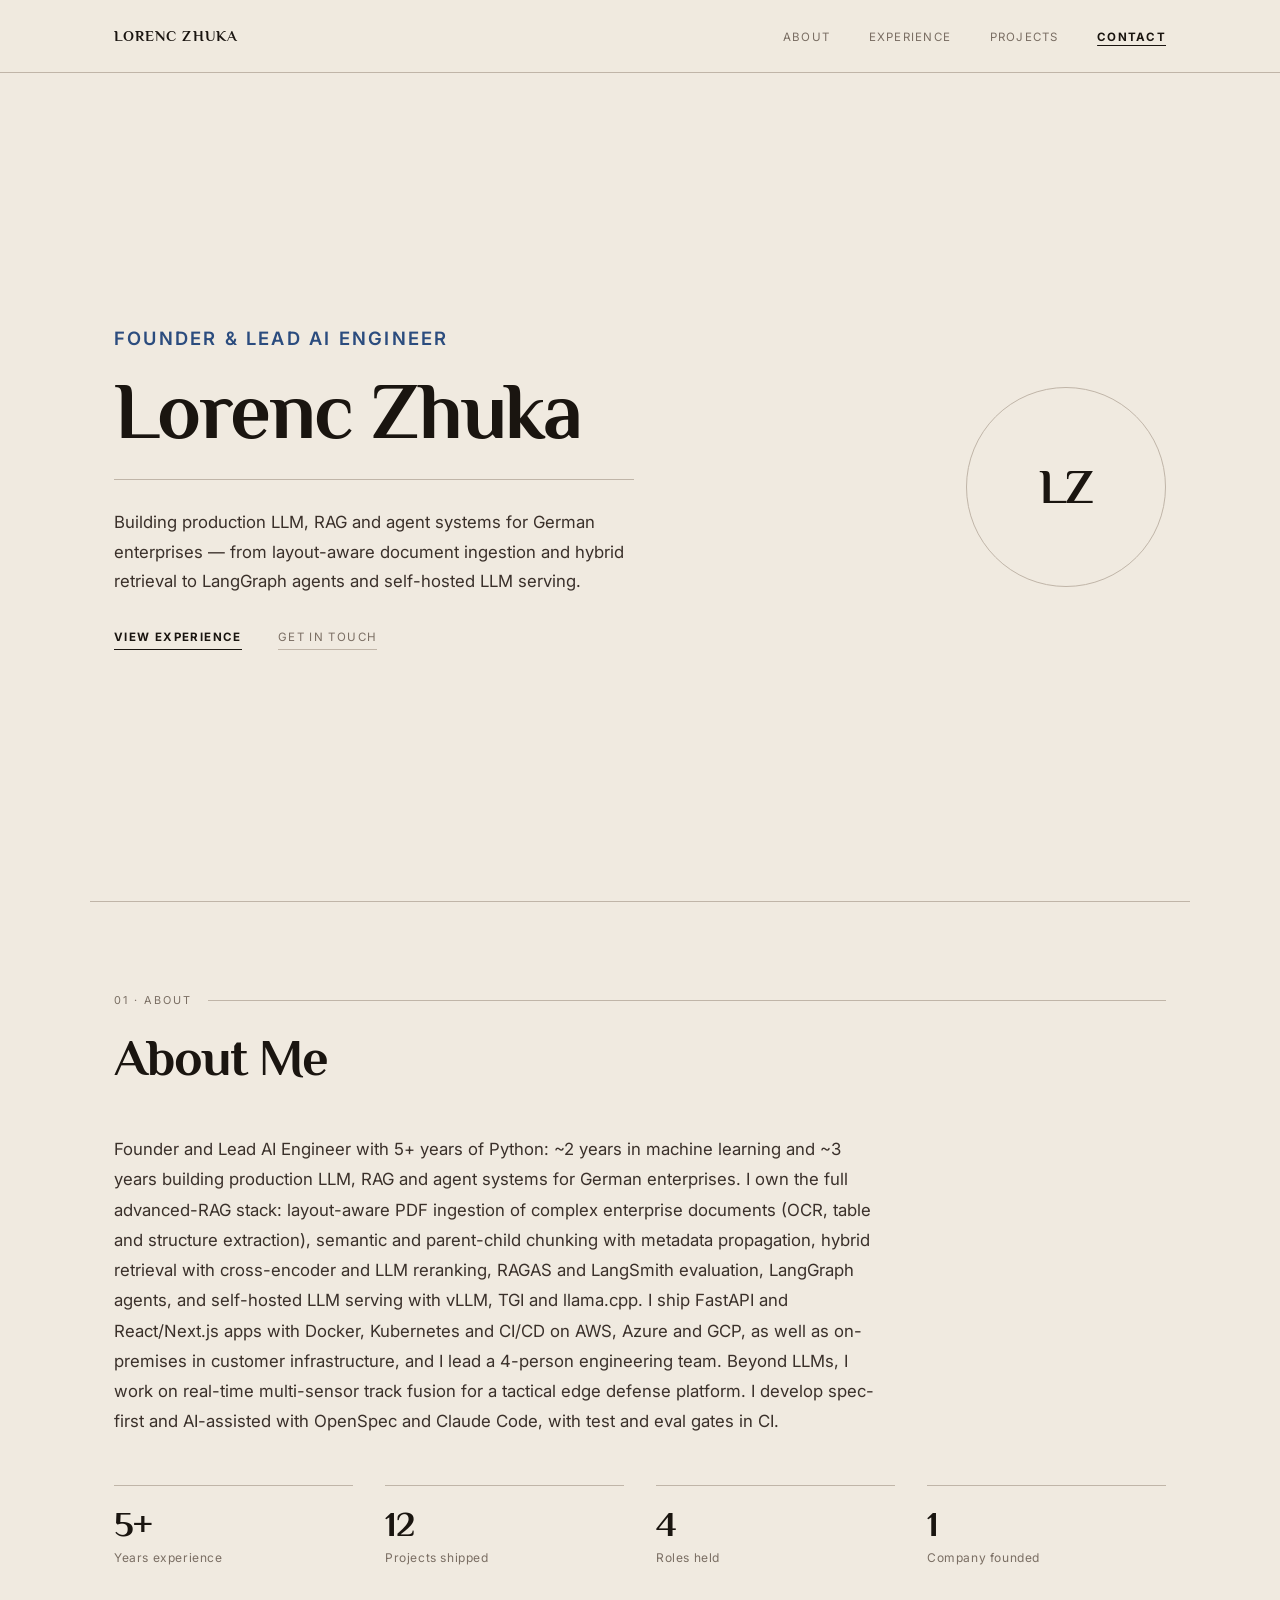
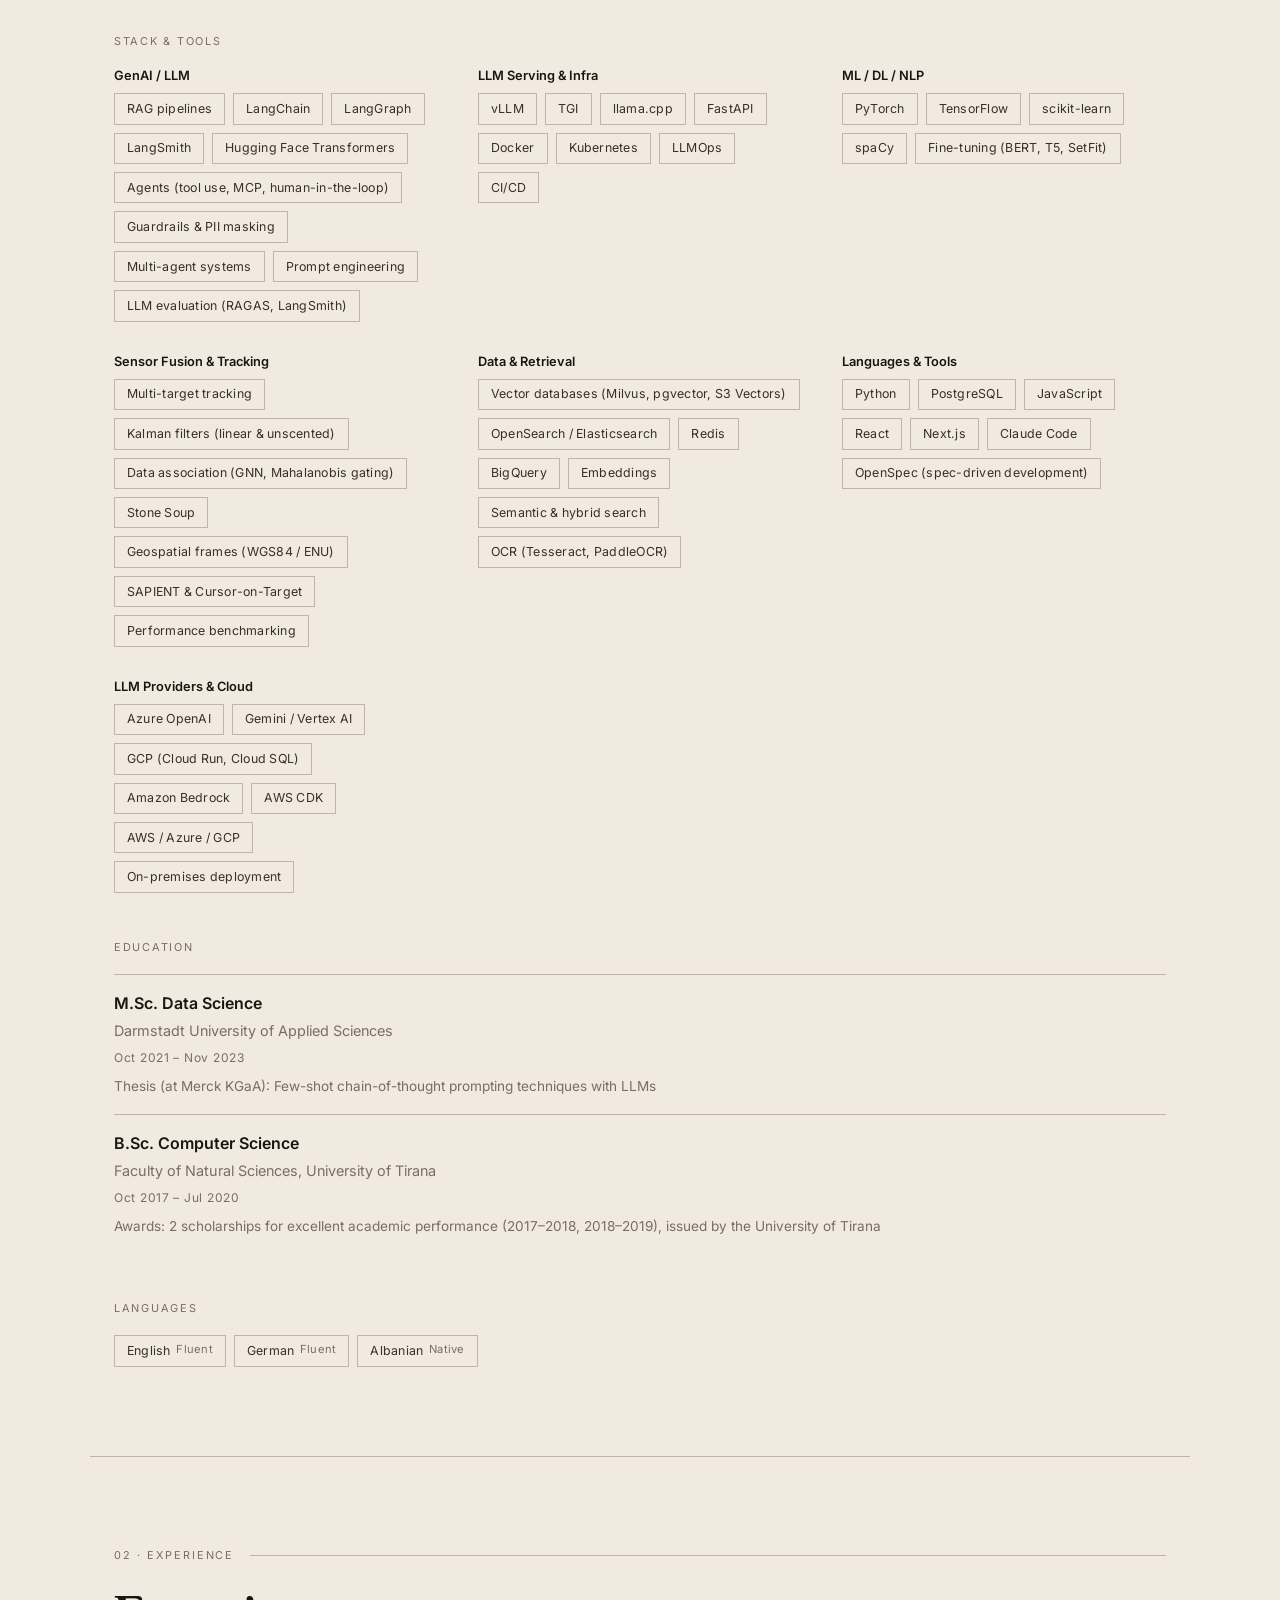
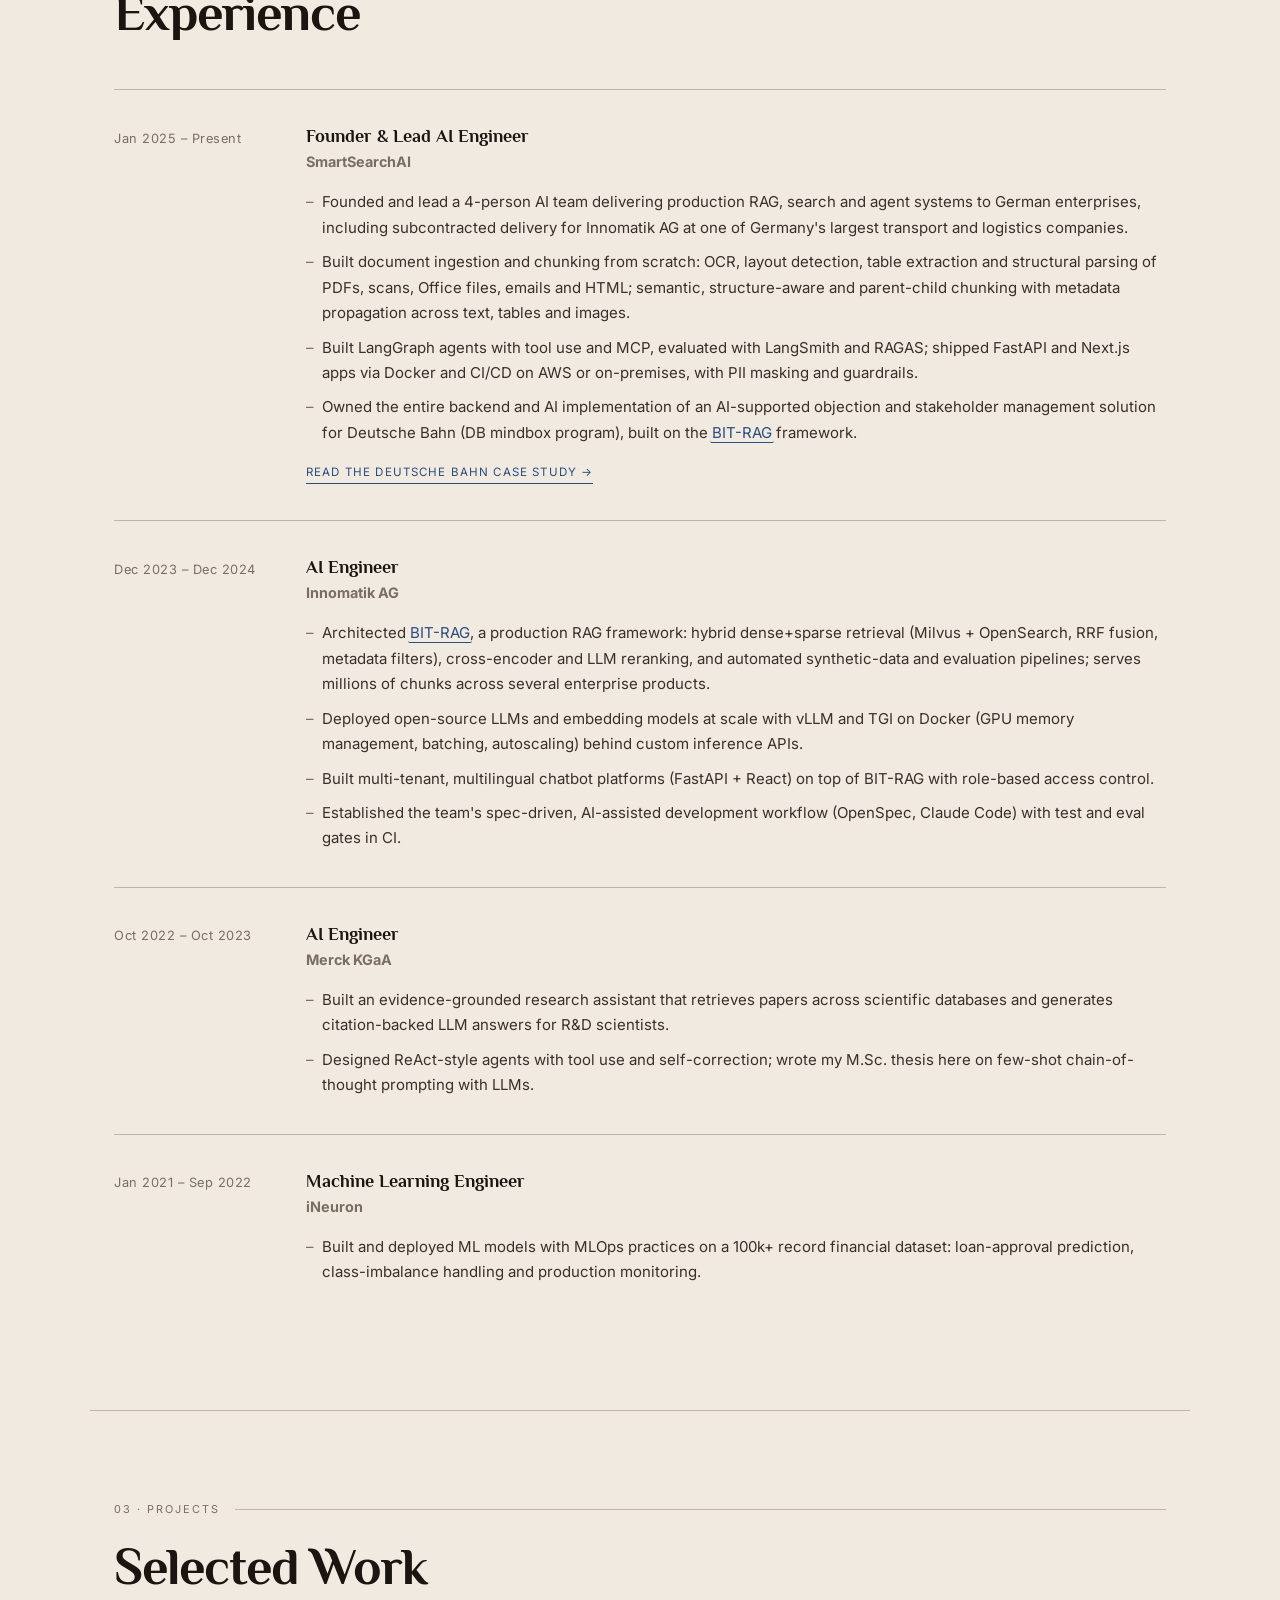
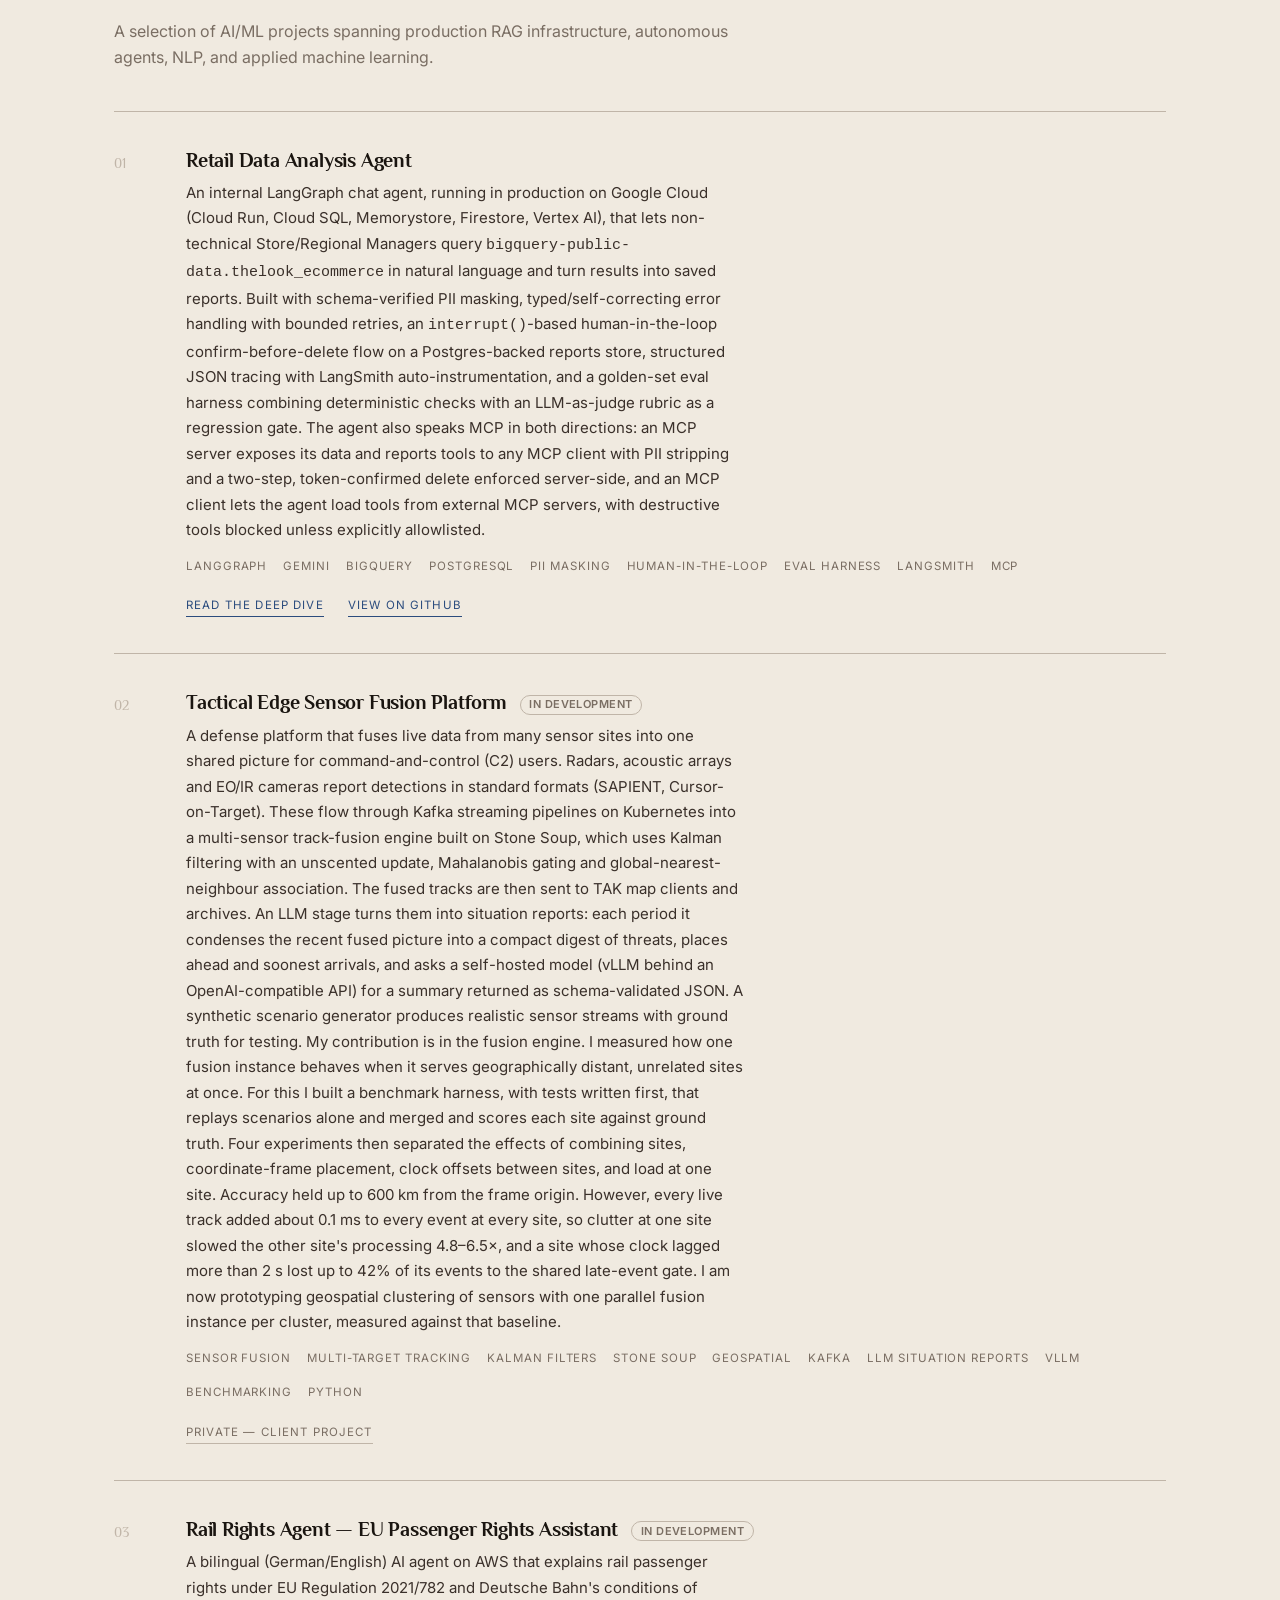
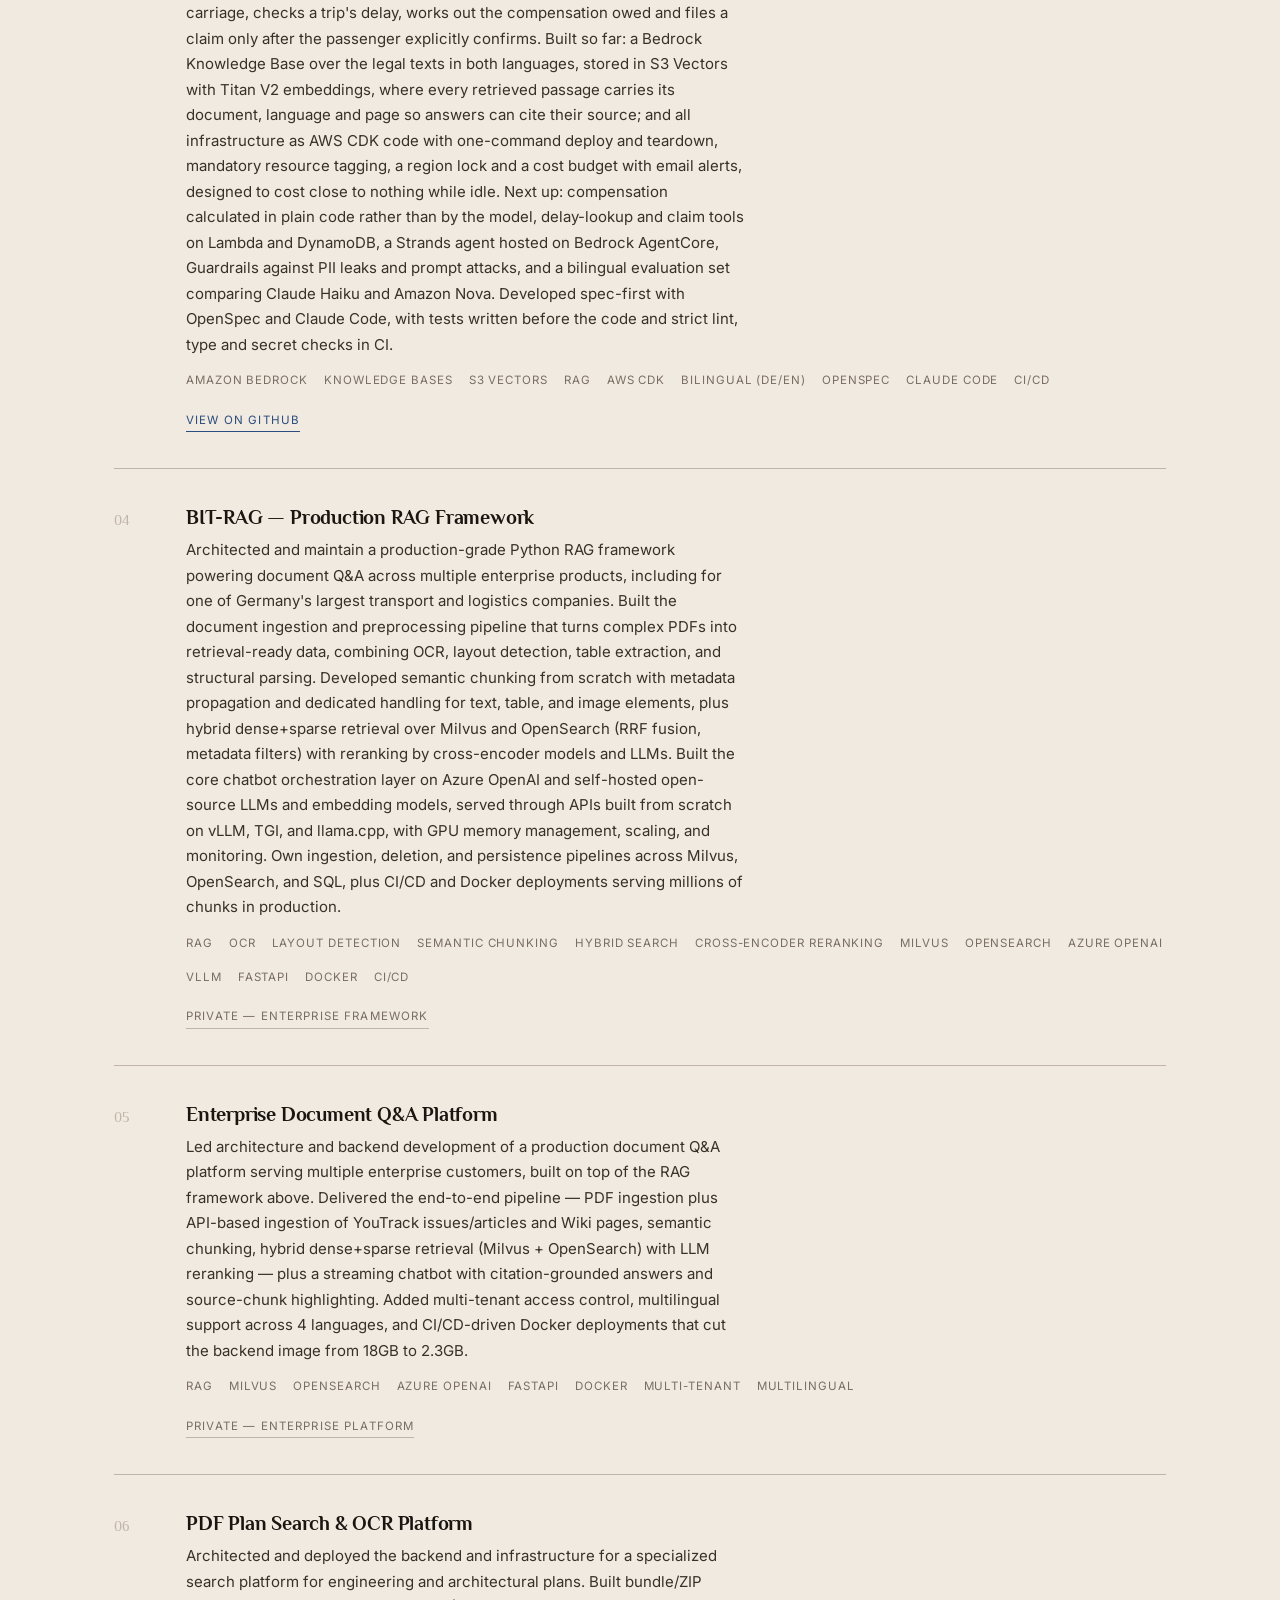
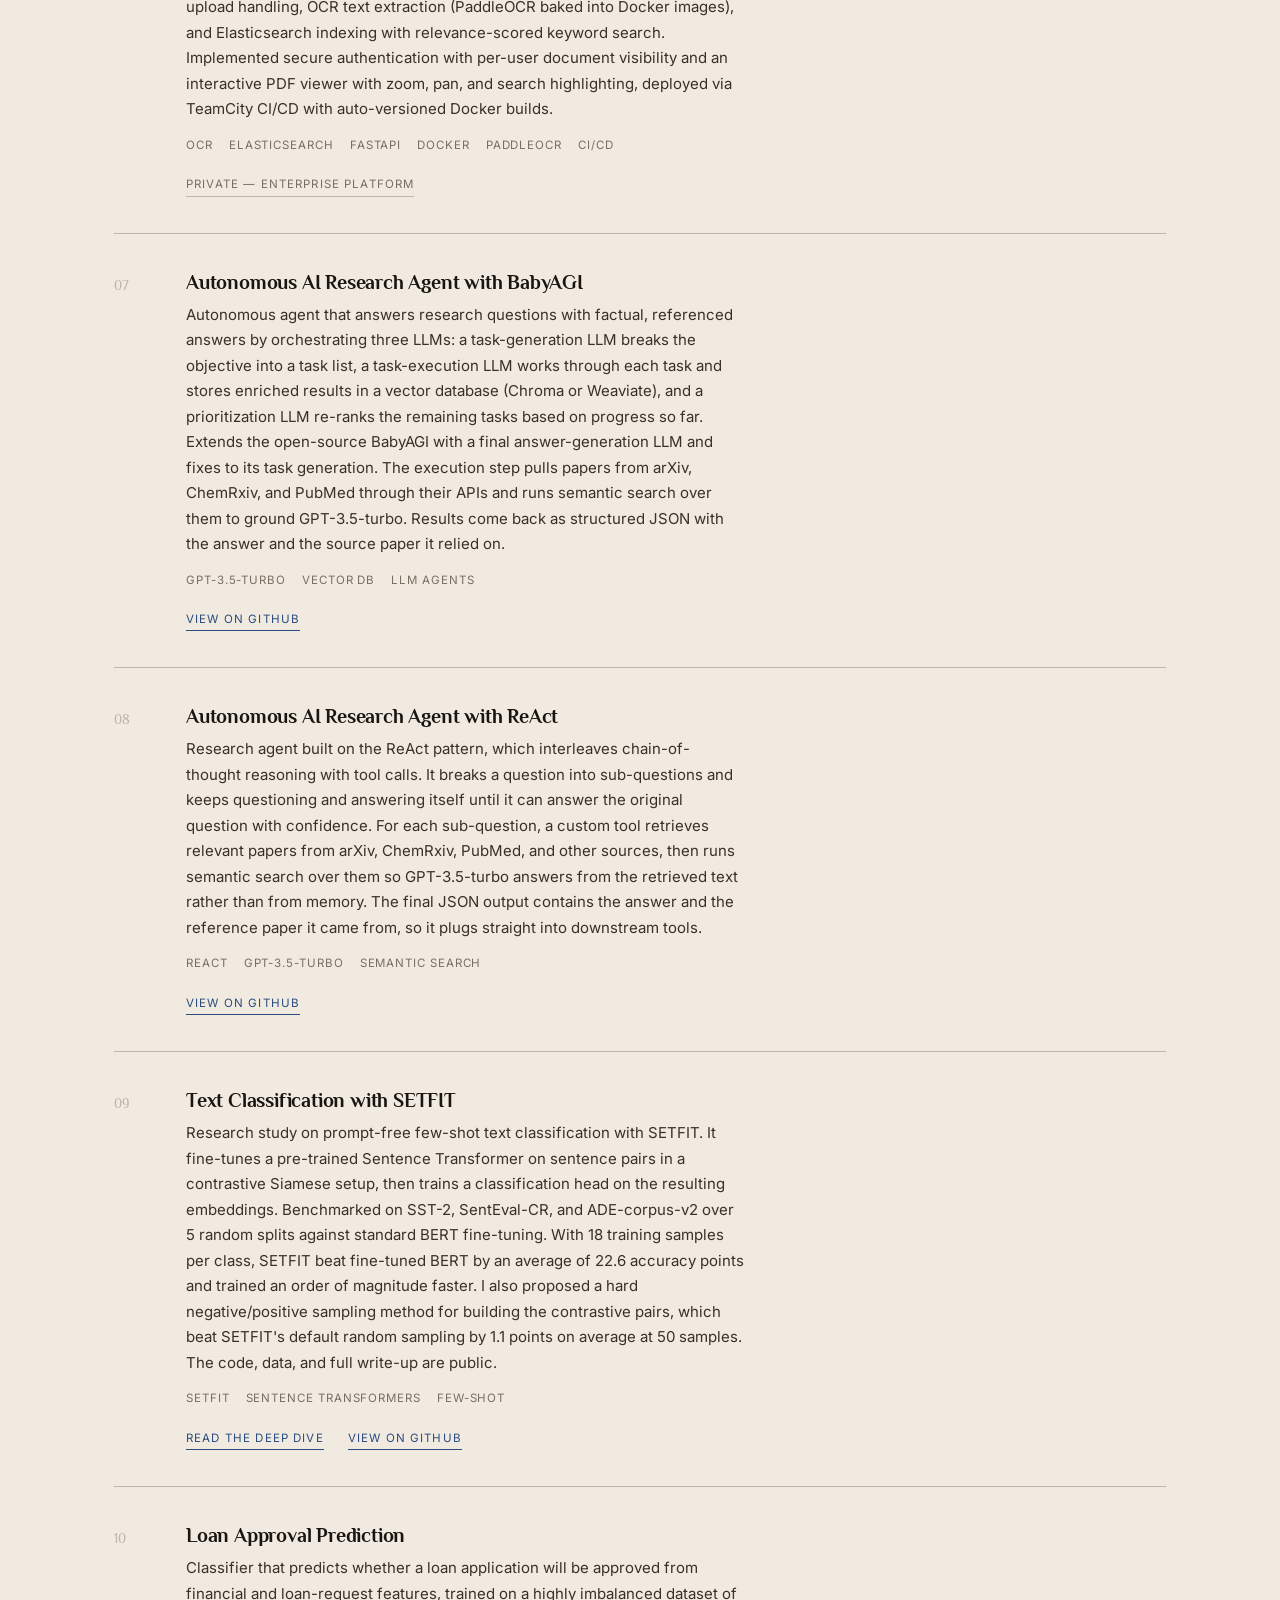
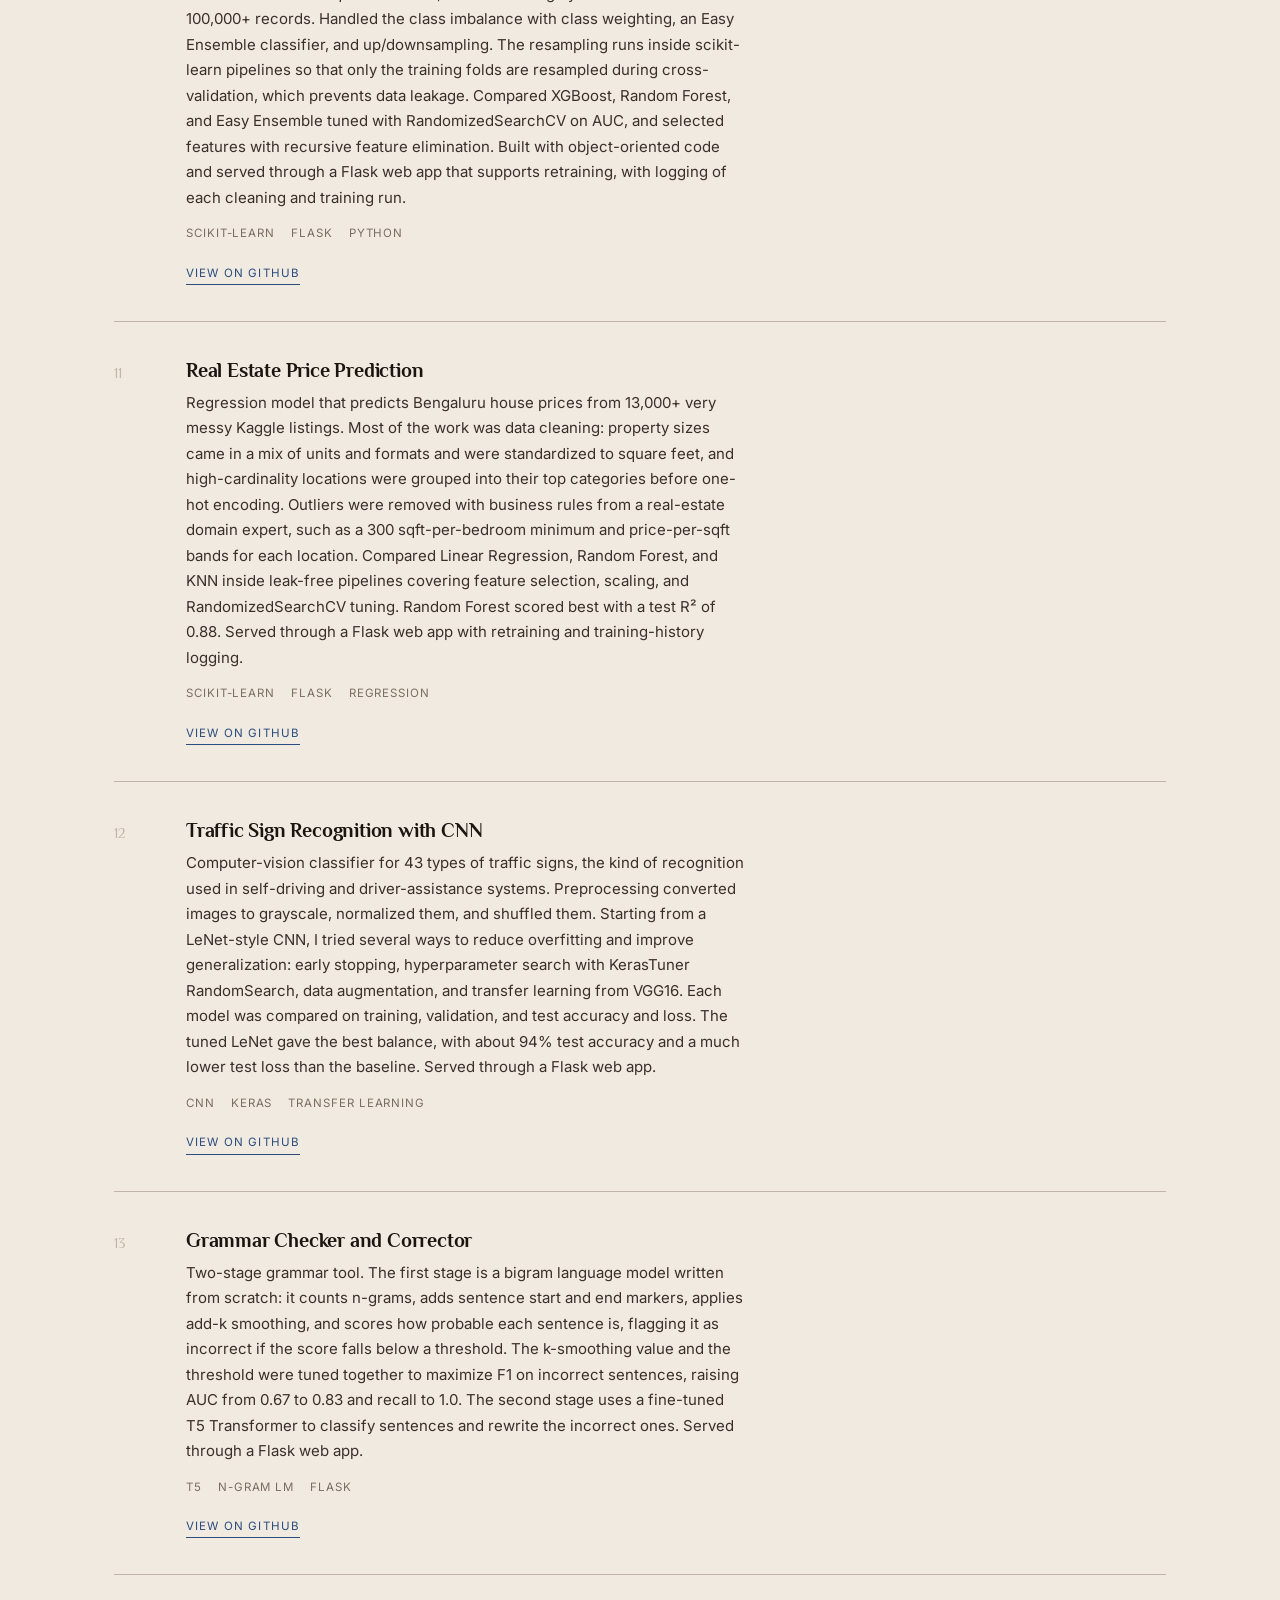
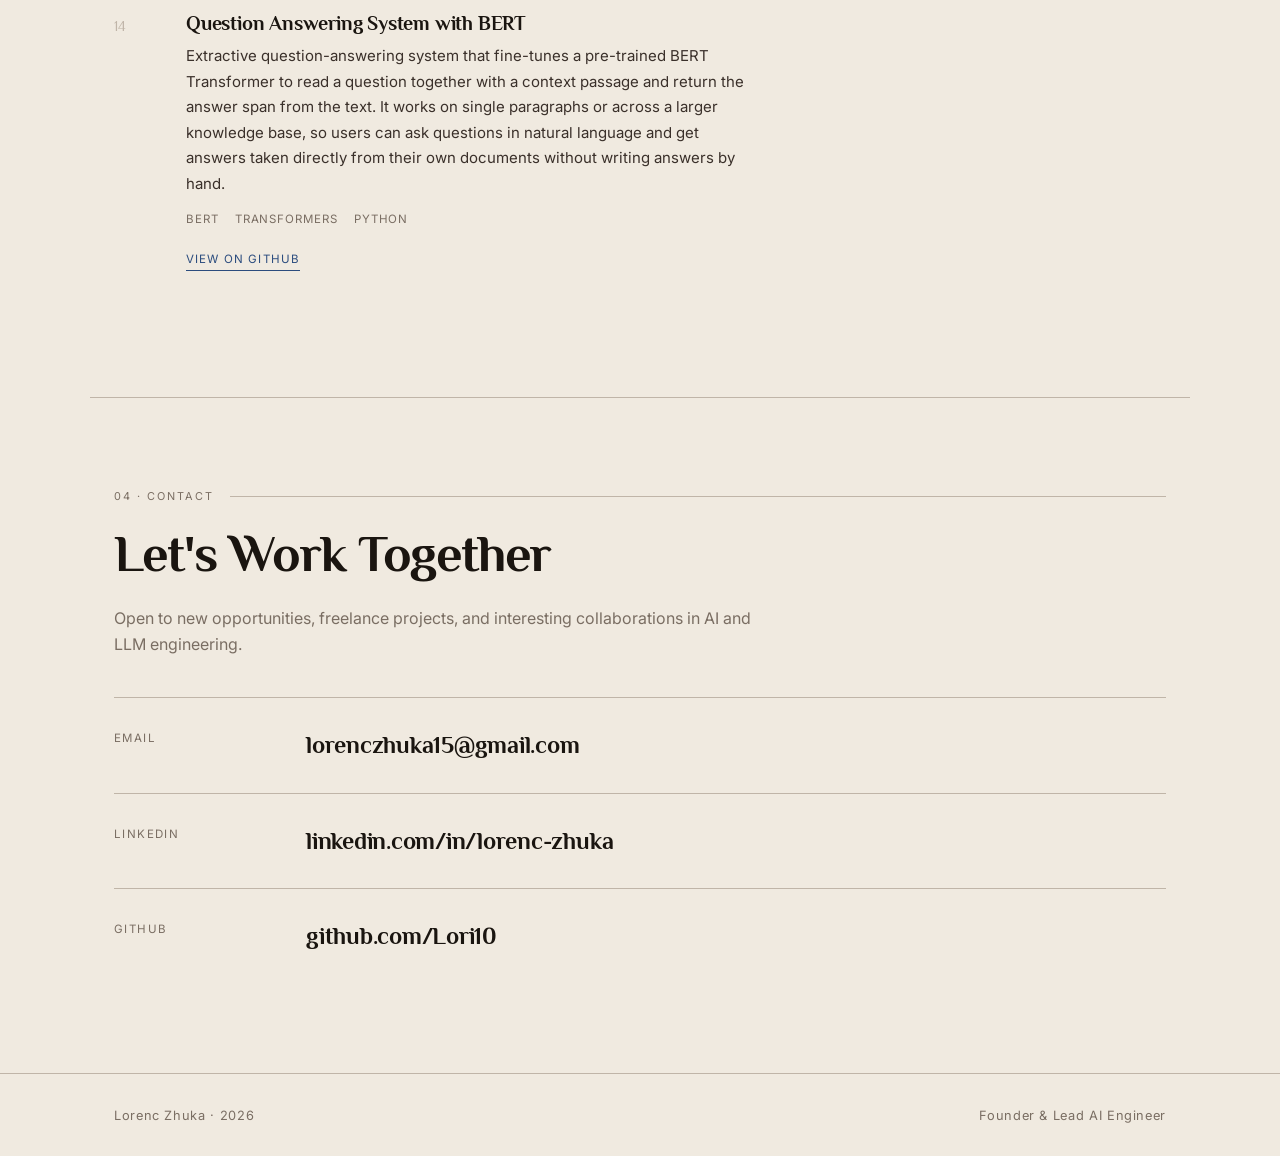
<file: index.html>
<!DOCTYPE html>
<html lang="en">
<head>
  <meta charset="UTF-8" />
  <meta name="viewport" content="width=device-width, initial-scale=1.0" />
  <title>Lorenc Zhuka — Founder &amp; Lead AI Engineer</title>
  <meta name="description" content="Lorenc Zhuka — Founder and Lead AI Engineer building production LLM, RAG and agent systems for German enterprises: document ingestion, hybrid retrieval, LangGraph agents and self-hosted LLM serving." />
  <link rel="preconnect" href="https://fonts.googleapis.com" />
  <link rel="preconnect" href="https://fonts.gstatic.com" crossorigin />
  <link href="https://fonts.googleapis.com/css2?family=Inter:wght@400;500;600;700&family=Philosopher:wght@400;700&display=swap" rel="stylesheet" />
  <link rel="stylesheet" href="css/style.css" />
</head>
<body>

  <!-- Nav -->
  <header class="site-header">
    <nav class="nav container">
      <a href="#" class="nav__logo">Lorenc Zhuka</a>
      <button class="nav__toggle" id="navToggle" aria-label="Toggle menu" aria-expanded="false">
        <span></span><span></span><span></span>
      </button>
      <ul class="nav__links" id="navLinks">
        <li><a href="#about" class="nav__link">About</a></li>
        <li><a href="#experience" class="nav__link">Experience</a></li>
        <li><a href="#projects" class="nav__link">Projects</a></li>
        <li><a href="#contact" class="nav__link">Contact</a></li>
      </ul>
    </nav>
  </header>

  <main>
    <!-- Hero -->
    <section class="hero container">
      <div class="hero__content reveal">
        <p class="hero__eyebrow">Founder &amp; Lead AI Engineer</p>
        <h1 class="hero__name">Lorenc Zhuka</h1>
        <div class="hero__divider" aria-hidden="true"></div>
        <p class="hero__tagline">
          Building production LLM, RAG and agent systems for German enterprises — from
          layout-aware document ingestion and hybrid retrieval to LangGraph agents and
          self-hosted LLM serving.
        </p>
        <div class="hero__cta">
          <a href="#experience" class="btn btn--primary">View Experience</a>
          <a href="#contact" class="btn btn--ghost">Get in Touch</a>
        </div>
      </div>
      <div class="hero__avatar reveal">
        <div class="avatar-placeholder" aria-hidden="true">LZ</div>
      </div>
    </section>

    <!-- About -->
    <section id="about" class="section container">
      <div class="section__head">
        <span class="section__label">01 · About</span>
        <span class="section__rule" aria-hidden="true"></span>
      </div>
      <h2 class="section__title">About Me</h2>

      <div class="about">
        <p class="about__summary reveal">
          Founder and Lead AI Engineer with 5+ years of Python: ~2 years in machine learning and
          ~3 years building production LLM, RAG and agent systems for German enterprises. I own the full
          advanced-RAG stack: layout-aware PDF ingestion of complex enterprise documents (OCR, table and
          structure extraction), semantic and parent-child chunking with metadata propagation, hybrid retrieval
          with cross-encoder and LLM reranking, RAGAS and LangSmith evaluation, LangGraph agents, and
          self-hosted LLM serving with vLLM, TGI and llama.cpp. I ship FastAPI and React/Next.js apps with
          Docker, Kubernetes and CI/CD on AWS, Azure and GCP, as well as on-premises in customer
          infrastructure, and I lead a 4-person engineering team. Beyond LLMs, I work on real-time multi-sensor
          track fusion for a tactical edge defense platform. I develop spec-first and AI-assisted with OpenSpec
          and Claude Code, with test and eval gates in CI.
        </p>

        <div class="stats reveal">
          <div class="stats__item">
            <p class="stats__number">5+</p>
            <p class="stats__label">Years experience</p>
          </div>
          <div class="stats__item">
            <p class="stats__number">12</p>
            <p class="stats__label">Projects shipped</p>
          </div>
          <div class="stats__item">
            <p class="stats__number">4</p>
            <p class="stats__label">Roles held</p>
          </div>
          <div class="stats__item">
            <p class="stats__number">1</p>
            <p class="stats__label">Company founded</p>
          </div>
        </div>

        <div class="stack reveal">
          <h4 class="stack__title">Stack &amp; Tools</h4>
          <div class="stack__grid">
            <div class="stack__group">
              <h5>GenAI / LLM</h5>
              <div class="tags">
                <span class="tag">RAG pipelines</span><span class="tag">LangChain</span><span class="tag">LangGraph</span><span class="tag">LangSmith</span><span class="tag">Hugging Face Transformers</span><span class="tag">Agents (tool use, MCP, human-in-the-loop)</span><span class="tag">Guardrails &amp; PII masking</span><span class="tag">Multi-agent systems</span><span class="tag">Prompt engineering</span><span class="tag">LLM evaluation (RAGAS, LangSmith)</span>
              </div>
            </div>
            <div class="stack__group">
              <h5>LLM Serving &amp; Infra</h5>
              <div class="tags">
                <span class="tag">vLLM</span><span class="tag">TGI</span><span class="tag">llama.cpp</span><span class="tag">FastAPI</span><span class="tag">Docker</span><span class="tag">Kubernetes</span><span class="tag">LLMOps</span><span class="tag">CI/CD</span>
              </div>
            </div>
            <div class="stack__group">
              <h5>ML / DL / NLP</h5>
              <div class="tags">
                <span class="tag">PyTorch</span><span class="tag">TensorFlow</span><span class="tag">scikit-learn</span><span class="tag">spaCy</span><span class="tag">Fine-tuning (BERT, T5, SetFit)</span>
              </div>
            </div>
            <div class="stack__group">
              <h5>Sensor Fusion &amp; Tracking</h5>
              <div class="tags">
                <span class="tag">Multi-target tracking</span><span class="tag">Kalman filters (linear &amp; unscented)</span><span class="tag">Data association (GNN, Mahalanobis gating)</span><span class="tag">Stone Soup</span><span class="tag">Geospatial frames (WGS84 / ENU)</span><span class="tag">SAPIENT &amp; Cursor-on-Target</span><span class="tag">Performance benchmarking</span>
              </div>
            </div>
            <div class="stack__group">
              <h5>Data &amp; Retrieval</h5>
              <div class="tags">
                <span class="tag">Vector databases (Milvus, pgvector, S3 Vectors)</span><span class="tag">OpenSearch / Elasticsearch</span><span class="tag">Redis</span><span class="tag">BigQuery</span><span class="tag">Embeddings</span><span class="tag">Semantic &amp; hybrid search</span><span class="tag">OCR (Tesseract, PaddleOCR)</span>
              </div>
            </div>
            <div class="stack__group">
              <h5>Languages &amp; Tools</h5>
              <div class="tags">
                <span class="tag">Python</span><span class="tag">PostgreSQL</span><span class="tag">JavaScript</span><span class="tag">React</span><span class="tag">Next.js</span><span class="tag">Claude Code</span><span class="tag">OpenSpec (spec-driven development)</span>
              </div>
            </div>
            <div class="stack__group">
              <h5>LLM Providers &amp; Cloud</h5>
              <div class="tags">
                <span class="tag">Azure OpenAI</span><span class="tag">Gemini / Vertex AI</span><span class="tag">GCP (Cloud Run, Cloud SQL)</span><span class="tag">Amazon Bedrock</span><span class="tag">AWS CDK</span><span class="tag">AWS / Azure / GCP</span><span class="tag">On-premises deployment</span>
              </div>
            </div>
          </div>
        </div>

        <div class="education reveal">
          <h4>Education</h4>
          <div class="education__item">
            <p class="education__degree">M.Sc. Data Science</p>
            <p class="education__school">Darmstadt University of Applied Sciences</p>
            <p class="education__dates">Oct 2021 – Nov 2023</p>
            <p class="education__thesis">Thesis (at Merck KGaA): Few-shot chain-of-thought prompting techniques with LLMs</p>
          </div>
          <div class="education__item">
            <p class="education__degree">B.Sc. Computer Science</p>
            <p class="education__school">Faculty of Natural Sciences, University of Tirana</p>
            <p class="education__dates">Oct 2017 – Jul 2020</p>
            <p class="education__thesis">Awards: 2 scholarships for excellent academic performance (2017–2018, 2018–2019), issued by the University of Tirana</p>
          </div>
        </div>

        <div class="languages reveal">
          <h4>Languages</h4>
          <ul class="languages__list">
            <li class="tag">English<span class="languages__level">Fluent</span></li>
            <li class="tag">German<span class="languages__level">Fluent</span></li>
            <li class="tag">Albanian<span class="languages__level">Native</span></li>
          </ul>
        </div>
      </div>
    </section>

    <!-- Experience -->
    <section id="experience" class="section container">
      <div class="section__head">
        <span class="section__label">02 · Experience</span>
        <span class="section__rule" aria-hidden="true"></span>
      </div>
      <h2 class="section__title">Experience</h2>

      <div class="timeline">
        <article class="timeline__item reveal">
          <div class="timeline__dates">Jan 2025 – Present</div>
          <div class="timeline__body">
            <h4 class="timeline__role">Founder &amp; Lead AI Engineer</h4>
            <p class="timeline__company">SmartSearchAI</p>
            <ul class="timeline__list">
              <li>Founded and lead a 4-person AI team delivering production RAG, search and agent systems to German enterprises, including subcontracted delivery for Innomatik AG at one of Germany's largest transport and logistics companies.</li>
              <li>Built document ingestion and chunking from scratch: OCR, layout detection, table extraction and structural parsing of PDFs, scans, Office files, emails and HTML; semantic, structure-aware and parent-child chunking with metadata propagation across text, tables and images.</li>
              <li>Built LangGraph agents with tool use and MCP, evaluated with LangSmith and RAGAS; shipped FastAPI and Next.js apps via Docker and CI/CD on AWS or on-premises, with PII masking and guardrails.</li>
              <li>Owned the entire backend and AI implementation of an AI-supported objection and stakeholder management solution for Deutsche Bahn (DB mindbox program), built on the <a href="#bit-rag" class="inline-link">BIT-RAG</a> framework.</li>
            </ul>
            <a href="deutsche-bahn.html" class="timeline__link">Read the Deutsche Bahn case study &rarr;</a>
          </div>
        </article>

        <article class="timeline__item reveal">
          <div class="timeline__dates">Dec 2023 – Dec 2024</div>
          <div class="timeline__body">
            <h4 class="timeline__role">AI Engineer</h4>
            <p class="timeline__company">Innomatik AG</p>
            <ul class="timeline__list">
              <li>Architected <a href="#bit-rag" class="inline-link">BIT-RAG</a>, a production RAG framework: hybrid dense+sparse retrieval (Milvus + OpenSearch, RRF fusion, metadata filters), cross-encoder and LLM reranking, and automated synthetic-data and evaluation pipelines; serves millions of chunks across several enterprise products.</li>
              <li>Deployed open-source LLMs and embedding models at scale with vLLM and TGI on Docker (GPU memory management, batching, autoscaling) behind custom inference APIs.</li>
              <li>Built multi-tenant, multilingual chatbot platforms (FastAPI + React) on top of BIT-RAG with role-based access control.</li>
              <li>Established the team's spec-driven, AI-assisted development workflow (OpenSpec, Claude Code) with test and eval gates in CI.</li>
            </ul>
          </div>
        </article>

        <article class="timeline__item reveal">
          <div class="timeline__dates">Oct 2022 – Oct 2023</div>
          <div class="timeline__body">
            <h4 class="timeline__role">AI Engineer</h4>
            <p class="timeline__company">Merck KGaA</p>
            <ul class="timeline__list">
              <li>Built an evidence-grounded research assistant that retrieves papers across scientific databases and generates citation-backed LLM answers for R&amp;D scientists.</li>
              <li>Designed ReAct-style agents with tool use and self-correction; wrote my M.Sc. thesis here on few-shot chain-of-thought prompting with LLMs.</li>
            </ul>
          </div>
        </article>

        <article class="timeline__item reveal">
          <div class="timeline__dates">Jan 2021 – Sep 2022</div>
          <div class="timeline__body">
            <h4 class="timeline__role">Machine Learning Engineer</h4>
            <p class="timeline__company">iNeuron</p>
            <ul class="timeline__list">
              <li>Built and deployed ML models with MLOps practices on a 100k+ record financial dataset: loan-approval prediction, class-imbalance handling and production monitoring.</li>
            </ul>
          </div>
        </article>
      </div>
    </section>

    <!-- Projects -->
    <section id="projects" class="section container">
      <div class="section__head">
        <span class="section__label">03 · Projects</span>
        <span class="section__rule" aria-hidden="true"></span>
      </div>
      <h2 class="section__title">Selected Work</h2>
      <p class="section__intro reveal">
        A selection of AI/ML projects spanning production RAG infrastructure, autonomous agents,
        NLP, and applied machine learning.
      </p>

      <div class="projects__list">
        <article class="project-card reveal">
          <span class="project-card__number">01</span>
          <div>
            <h4 class="project-card__title">Retail Data Analysis Agent</h4>
            <p class="project-card__desc">An internal LangGraph chat agent, running in production on Google Cloud (Cloud Run, Cloud SQL, Memorystore, Firestore, Vertex AI), that lets non-technical Store/Regional Managers query <code>bigquery-public-data.thelook_ecommerce</code> in natural language and turn results into saved reports. Built with schema-verified PII masking, typed/self-correcting error handling with bounded retries, an <code>interrupt()</code>-based human-in-the-loop confirm-before-delete flow on a Postgres-backed reports store, structured JSON tracing with LangSmith auto-instrumentation, and a golden-set eval harness combining deterministic checks with an LLM-as-judge rubric as a regression gate. The agent also speaks MCP in both directions: an MCP server exposes its data and reports tools to any MCP client with PII stripping and a two-step, token-confirmed delete enforced server-side, and an MCP client lets the agent load tools from external MCP servers, with destructive tools blocked unless explicitly allowlisted.</p>
            <div class="project-card__tags">
              <span>LangGraph</span><span>Gemini</span><span>BigQuery</span><span>PostgreSQL</span><span>PII Masking</span><span>Human-in-the-Loop</span><span>Eval Harness</span><span>LangSmith</span><span>MCP</span>
            </div>
            <a href="retail-agent.html" class="project-card__link">Read the deep dive</a>
            <a href="https://github.com/Lori10/retail-analyst-agent" class="project-card__link" target="_blank" rel="noopener">View on GitHub</a>
          </div>
        </article>

        <article class="project-card reveal">
          <span class="project-card__number">02</span>
          <div>
            <h4 class="project-card__title">Tactical Edge Sensor Fusion Platform <span class="project-card__status">In development</span></h4>
            <p class="project-card__desc">A defense platform that fuses live data from many sensor sites into one shared picture for command-and-control (C2) users. Radars, acoustic arrays and EO/IR cameras report detections in standard formats (SAPIENT, Cursor-on-Target). These flow through Kafka streaming pipelines on Kubernetes into a multi-sensor track-fusion engine built on Stone Soup, which uses Kalman filtering with an unscented update, Mahalanobis gating and global-nearest-neighbour association. The fused tracks are then sent to TAK map clients and archives. An LLM stage turns them into situation reports: each period it condenses the recent fused picture into a compact digest of threats, places ahead and soonest arrivals, and asks a self-hosted model (vLLM behind an OpenAI-compatible API) for a summary returned as schema-validated JSON. A synthetic scenario generator produces realistic sensor streams with ground truth for testing. My contribution is in the fusion engine. I measured how one fusion instance behaves when it serves geographically distant, unrelated sites at once. For this I built a benchmark harness, with tests written first, that replays scenarios alone and merged and scores each site against ground truth. Four experiments then separated the effects of combining sites, coordinate-frame placement, clock offsets between sites, and load at one site. Accuracy held up to 600 km from the frame origin. However, every live track added about 0.1 ms to every event at every site, so clutter at one site slowed the other site's processing 4.8–6.5×, and a site whose clock lagged more than 2 s lost up to 42% of its events to the shared late-event gate. I am now prototyping geospatial clustering of sensors with one parallel fusion instance per cluster, measured against that baseline.</p>
            <div class="project-card__tags">
              <span>Sensor Fusion</span><span>Multi-Target Tracking</span><span>Kalman Filters</span><span>Stone Soup</span><span>Geospatial</span><span>Kafka</span><span>LLM Situation Reports</span><span>vLLM</span><span>Benchmarking</span><span>Python</span>
            </div>
            <span class="project-card__link project-card__link--static">Private — Client Project</span>
          </div>
        </article>

        <article class="project-card reveal">
          <span class="project-card__number">03</span>
          <div>
            <h4 class="project-card__title">Rail Rights Agent — EU Passenger Rights Assistant <span class="project-card__status">In development</span></h4>
            <p class="project-card__desc">A bilingual (German/English) AI agent on AWS that explains rail passenger rights under EU Regulation 2021/782 and Deutsche Bahn's conditions of carriage, checks a trip's delay, works out the compensation owed and files a claim only after the passenger explicitly confirms. Built so far: a Bedrock Knowledge Base over the legal texts in both languages, stored in S3 Vectors with Titan V2 embeddings, where every retrieved passage carries its document, language and page so answers can cite their source; and all infrastructure as AWS CDK code with one-command deploy and teardown, mandatory resource tagging, a region lock and a cost budget with email alerts, designed to cost close to nothing while idle. Next up: compensation calculated in plain code rather than by the model, delay-lookup and claim tools on Lambda and DynamoDB, a Strands agent hosted on Bedrock AgentCore, Guardrails against PII leaks and prompt attacks, and a bilingual evaluation set comparing Claude Haiku and Amazon Nova. Developed spec-first with OpenSpec and Claude Code, with tests written before the code and strict lint, type and secret checks in CI.</p>
            <div class="project-card__tags">
              <span>Amazon Bedrock</span><span>Knowledge Bases</span><span>S3 Vectors</span><span>RAG</span><span>AWS CDK</span><span>Bilingual (DE/EN)</span><span>OpenSpec</span><span>Claude Code</span><span>CI/CD</span>
            </div>
            <a href="https://github.com/Lori10/rail-rights-agent" class="project-card__link" target="_blank" rel="noopener">View on GitHub</a>
          </div>
        </article>

        <article id="bit-rag" class="project-card reveal">
          <span class="project-card__number">04</span>
          <div>
            <h4 class="project-card__title">BIT-RAG — Production RAG Framework</h4>
            <p class="project-card__desc">Architected and maintain a production-grade Python RAG framework powering document Q&amp;A across multiple enterprise products, including for one of Germany's largest transport and logistics companies. Built the document ingestion and preprocessing pipeline that turns complex PDFs into retrieval-ready data, combining OCR, layout detection, table extraction, and structural parsing. Developed semantic chunking from scratch with metadata propagation and dedicated handling for text, table, and image elements, plus hybrid dense+sparse retrieval over Milvus and OpenSearch (RRF fusion, metadata filters) with reranking by cross-encoder models and LLMs. Built the core chatbot orchestration layer on Azure OpenAI and self-hosted open-source LLMs and embedding models, served through APIs built from scratch on vLLM, TGI, and llama.cpp, with GPU memory management, scaling, and monitoring. Own ingestion, deletion, and persistence pipelines across Milvus, OpenSearch, and SQL, plus CI/CD and Docker deployments serving millions of chunks in production.</p>
            <div class="project-card__tags">
              <span>RAG</span><span>OCR</span><span>Layout Detection</span><span>Semantic Chunking</span><span>Hybrid Search</span><span>Cross-Encoder Reranking</span><span>Milvus</span><span>OpenSearch</span><span>Azure OpenAI</span><span>vLLM</span><span>FastAPI</span><span>Docker</span><span>CI/CD</span>
            </div>
            <span class="project-card__link project-card__link--static">Private — Enterprise Framework</span>
          </div>
        </article>

        <article class="project-card reveal">
          <span class="project-card__number">05</span>
          <div>
            <h4 class="project-card__title">Enterprise Document Q&amp;A Platform</h4>
            <p class="project-card__desc">Led architecture and backend development of a production document Q&amp;A platform serving multiple enterprise customers, built on top of the RAG framework above. Delivered the end-to-end pipeline — PDF ingestion plus API-based ingestion of YouTrack issues/articles and Wiki pages, semantic chunking, hybrid dense+sparse retrieval (Milvus + OpenSearch) with LLM reranking — plus a streaming chatbot with citation-grounded answers and source-chunk highlighting. Added multi-tenant access control, multilingual support across 4 languages, and CI/CD-driven Docker deployments that cut the backend image from 18GB to 2.3GB.</p>
            <div class="project-card__tags">
              <span>RAG</span><span>Milvus</span><span>OpenSearch</span><span>Azure OpenAI</span><span>FastAPI</span><span>Docker</span><span>Multi-tenant</span><span>Multilingual</span>
            </div>
            <span class="project-card__link project-card__link--static">Private — Enterprise Platform</span>
          </div>
        </article>

        <article class="project-card reveal">
          <span class="project-card__number">06</span>
          <div>
            <h4 class="project-card__title">PDF Plan Search &amp; OCR Platform</h4>
            <p class="project-card__desc">Architected and deployed the backend and infrastructure for a specialized search platform for engineering and architectural plans. Built bundle/ZIP upload handling, OCR text extraction (PaddleOCR baked into Docker images), and Elasticsearch indexing with relevance-scored keyword search. Implemented secure authentication with per-user document visibility and an interactive PDF viewer with zoom, pan, and search highlighting, deployed via TeamCity CI/CD with auto-versioned Docker builds.</p>
            <div class="project-card__tags">
              <span>OCR</span><span>Elasticsearch</span><span>FastAPI</span><span>Docker</span><span>PaddleOCR</span><span>CI/CD</span>
            </div>
            <span class="project-card__link project-card__link--static">Private — Enterprise Platform</span>
          </div>
        </article>

        <article class="project-card reveal">
          <span class="project-card__number">07</span>
          <div>
            <h4 class="project-card__title">Autonomous AI Research Agent with BabyAGI</h4>
            <p class="project-card__desc">Autonomous agent that answers research questions with factual, referenced answers by orchestrating three LLMs: a task-generation LLM breaks the objective into a task list, a task-execution LLM works through each task and stores enriched results in a vector database (Chroma or Weaviate), and a prioritization LLM re-ranks the remaining tasks based on progress so far. Extends the open-source BabyAGI with a final answer-generation LLM and fixes to its task generation. The execution step pulls papers from arXiv, ChemRxiv, and PubMed through their APIs and runs semantic search over them to ground GPT-3.5-turbo. Results come back as structured JSON with the answer and the source paper it relied on.</p>
            <div class="project-card__tags">
              <span>GPT-3.5-turbo</span><span>Vector DB</span><span>LLM Agents</span>
            </div>
            <a href="https://github.com/Lori10/LLM-Agent-ReAct-BabyAGI" class="project-card__link" target="_blank" rel="noopener">View on GitHub</a>
          </div>
        </article>

        <article class="project-card reveal">
          <span class="project-card__number">08</span>
          <div>
            <h4 class="project-card__title">Autonomous AI Research Agent with ReAct</h4>
            <p class="project-card__desc">Research agent built on the ReAct pattern, which interleaves chain-of-thought reasoning with tool calls. It breaks a question into sub-questions and keeps questioning and answering itself until it can answer the original question with confidence. For each sub-question, a custom tool retrieves relevant papers from arXiv, ChemRxiv, PubMed, and other sources, then runs semantic search over them so GPT-3.5-turbo answers from the retrieved text rather than from memory. The final JSON output contains the answer and the reference paper it came from, so it plugs straight into downstream tools.</p>
            <div class="project-card__tags">
              <span>ReAct</span><span>GPT-3.5-turbo</span><span>Semantic Search</span>
            </div>
            <a href="https://github.com/Lori10/LLM-Agent-ReAct-BabyAGI" class="project-card__link" target="_blank" rel="noopener">View on GitHub</a>
          </div>
        </article>

        <article class="project-card reveal">
          <span class="project-card__number">09</span>
          <div>
            <h4 class="project-card__title">Text Classification with SETFIT</h4>
            <p class="project-card__desc">Research study on prompt-free few-shot text classification with SETFIT. It fine-tunes a pre-trained Sentence Transformer on sentence pairs in a contrastive Siamese setup, then trains a classification head on the resulting embeddings. Benchmarked on SST-2, SentEval-CR, and ADE-corpus-v2 over 5 random splits against standard BERT fine-tuning. With 18 training samples per class, SETFIT beat fine-tuned BERT by an average of 22.6 accuracy points and trained an order of magnitude faster. I also proposed a hard negative/positive sampling method for building the contrastive pairs, which beat SETFIT's default random sampling by 1.1 points on average at 50 samples. The code, data, and full write-up are public.</p>
            <div class="project-card__tags">
              <span>SETFIT</span><span>Sentence Transformers</span><span>Few-Shot</span>
            </div>
            <a href="setfit.html" class="project-card__link">Read the deep dive</a>
            <a href="https://github.com/Lori10/Text-Classification-SETFIT" class="project-card__link" target="_blank" rel="noopener">View on GitHub</a>
          </div>
        </article>

        <article class="project-card reveal">
          <span class="project-card__number">10</span>
          <div>
            <h4 class="project-card__title">Loan Approval Prediction</h4>
            <p class="project-card__desc">Classifier that predicts whether a loan application will be approved from financial and loan-request features, trained on a highly imbalanced dataset of 100,000+ records. Handled the class imbalance with class weighting, an Easy Ensemble classifier, and up/downsampling. The resampling runs inside scikit-learn pipelines so that only the training folds are resampled during cross-validation, which prevents data leakage. Compared XGBoost, Random Forest, and Easy Ensemble tuned with RandomizedSearchCV on AUC, and selected features with recursive feature elimination. Built with object-oriented code and served through a Flask web app that supports retraining, with logging of each cleaning and training run.</p>
            <div class="project-card__tags">
              <span>Scikit-learn</span><span>Flask</span><span>Python</span>
            </div>
            <a href="https://github.com/Lori10/Loan-Approval-Prediction" class="project-card__link" target="_blank" rel="noopener">View on GitHub</a>
          </div>
        </article>

        <article class="project-card reveal">
          <span class="project-card__number">11</span>
          <div>
            <h4 class="project-card__title">Real Estate Price Prediction</h4>
            <p class="project-card__desc">Regression model that predicts Bengaluru house prices from 13,000+ very messy Kaggle listings. Most of the work was data cleaning: property sizes came in a mix of units and formats and were standardized to square feet, and high-cardinality locations were grouped into their top categories before one-hot encoding. Outliers were removed with business rules from a real-estate domain expert, such as a 300 sqft-per-bedroom minimum and price-per-sqft bands for each location. Compared Linear Regression, Random Forest, and KNN inside leak-free pipelines covering feature selection, scaling, and RandomizedSearchCV tuning. Random Forest scored best with a test R² of 0.88. Served through a Flask web app with retraining and training-history logging.</p>
            <div class="project-card__tags">
              <span>Scikit-learn</span><span>Flask</span><span>Regression</span>
            </div>
            <a href="https://github.com/Lori10/Bengaluru-House-Price-Prediction" class="project-card__link" target="_blank" rel="noopener">View on GitHub</a>
          </div>
        </article>

        <article class="project-card reveal">
          <span class="project-card__number">12</span>
          <div>
            <h4 class="project-card__title">Traffic Sign Recognition with CNN</h4>
            <p class="project-card__desc">Computer-vision classifier for 43 types of traffic signs, the kind of recognition used in self-driving and driver-assistance systems. Preprocessing converted images to grayscale, normalized them, and shuffled them. Starting from a LeNet-style CNN, I tried several ways to reduce overfitting and improve generalization: early stopping, hyperparameter search with KerasTuner RandomSearch, data augmentation, and transfer learning from VGG16. Each model was compared on training, validation, and test accuracy and loss. The tuned LeNet gave the best balance, with about 94% test accuracy and a much lower test loss than the baseline. Served through a Flask web app.</p>
            <div class="project-card__tags">
              <span>CNN</span><span>Keras</span><span>Transfer Learning</span>
            </div>
            <a href="https://github.com/Lori10/Traffic-Signs-Classification-with-CNN" class="project-card__link" target="_blank" rel="noopener">View on GitHub</a>
          </div>
        </article>

        <article class="project-card reveal">
          <span class="project-card__number">13</span>
          <div>
            <h4 class="project-card__title">Grammar Checker and Corrector</h4>
            <p class="project-card__desc">Two-stage grammar tool. The first stage is a bigram language model written from scratch: it counts n-grams, adds sentence start and end markers, applies add-k smoothing, and scores how probable each sentence is, flagging it as incorrect if the score falls below a threshold. The k-smoothing value and the threshold were tuned together to maximize F1 on incorrect sentences, raising AUC from 0.67 to 0.83 and recall to 1.0. The second stage uses a fine-tuned T5 Transformer to classify sentences and rewrite the incorrect ones. Served through a Flask web app.</p>
            <div class="project-card__tags">
              <span>T5</span><span>N-gram LM</span><span>Flask</span>
            </div>
            <a href="https://github.com/Lori10/Grammer-Checker-Corrector-with-NgramLM-and-T5" class="project-card__link" target="_blank" rel="noopener">View on GitHub</a>
          </div>
        </article>

        <article class="project-card reveal">
          <span class="project-card__number">14</span>
          <div>
            <h4 class="project-card__title">Question Answering System with BERT</h4>
            <p class="project-card__desc">Extractive question-answering system that fine-tunes a pre-trained BERT Transformer to read a question together with a context passage and return the answer span from the text. It works on single paragraphs or across a larger knowledge base, so users can ask questions in natural language and get answers taken directly from their own documents without writing answers by hand.</p>
            <div class="project-card__tags">
              <span>BERT</span><span>Transformers</span><span>Python</span>
            </div>
            <a href="https://github.com/Lori10/Question-Answering-System-with-BERT" class="project-card__link" target="_blank" rel="noopener">View on GitHub</a>
          </div>
        </article>
      </div>
    </section>

    <!-- Contact -->
    <section id="contact" class="section container">
      <div class="section__head">
        <span class="section__label">04 · Contact</span>
        <span class="section__rule" aria-hidden="true"></span>
      </div>
      <h2 class="section__title">Let's Work Together</h2>
      <p class="section__intro reveal">
        Open to new opportunities, freelance projects, and interesting collaborations in AI and LLM engineering.
      </p>

      <div class="contact__list reveal">
        <a href="mailto:lorenczhuka15@gmail.com" class="contact__card">
          <span class="contact__label">Email</span>
          <span class="contact__value">lorenczhuka15@gmail.com</span>
        </a>
        <a href="https://www.linkedin.com/in/lorenc-zhuka-25b642138/" class="contact__card" target="_blank" rel="noopener">
          <span class="contact__label">LinkedIn</span>
          <span class="contact__value">linkedin.com/in/lorenc-zhuka</span>
        </a>
        <a href="https://github.com/Lori10" class="contact__card" target="_blank" rel="noopener">
          <span class="contact__label">GitHub</span>
          <span class="contact__value">github.com/Lori10</span>
        </a>
      </div>
    </section>
  </main>

  <footer class="site-footer">
    <div class="container">
      <p>Lorenc Zhuka · <span id="year"></span></p>
      <p>Founder &amp; Lead AI Engineer</p>
    </div>
  </footer>

  <script src="js/main.js"></script>
</body>
</html>
</file>
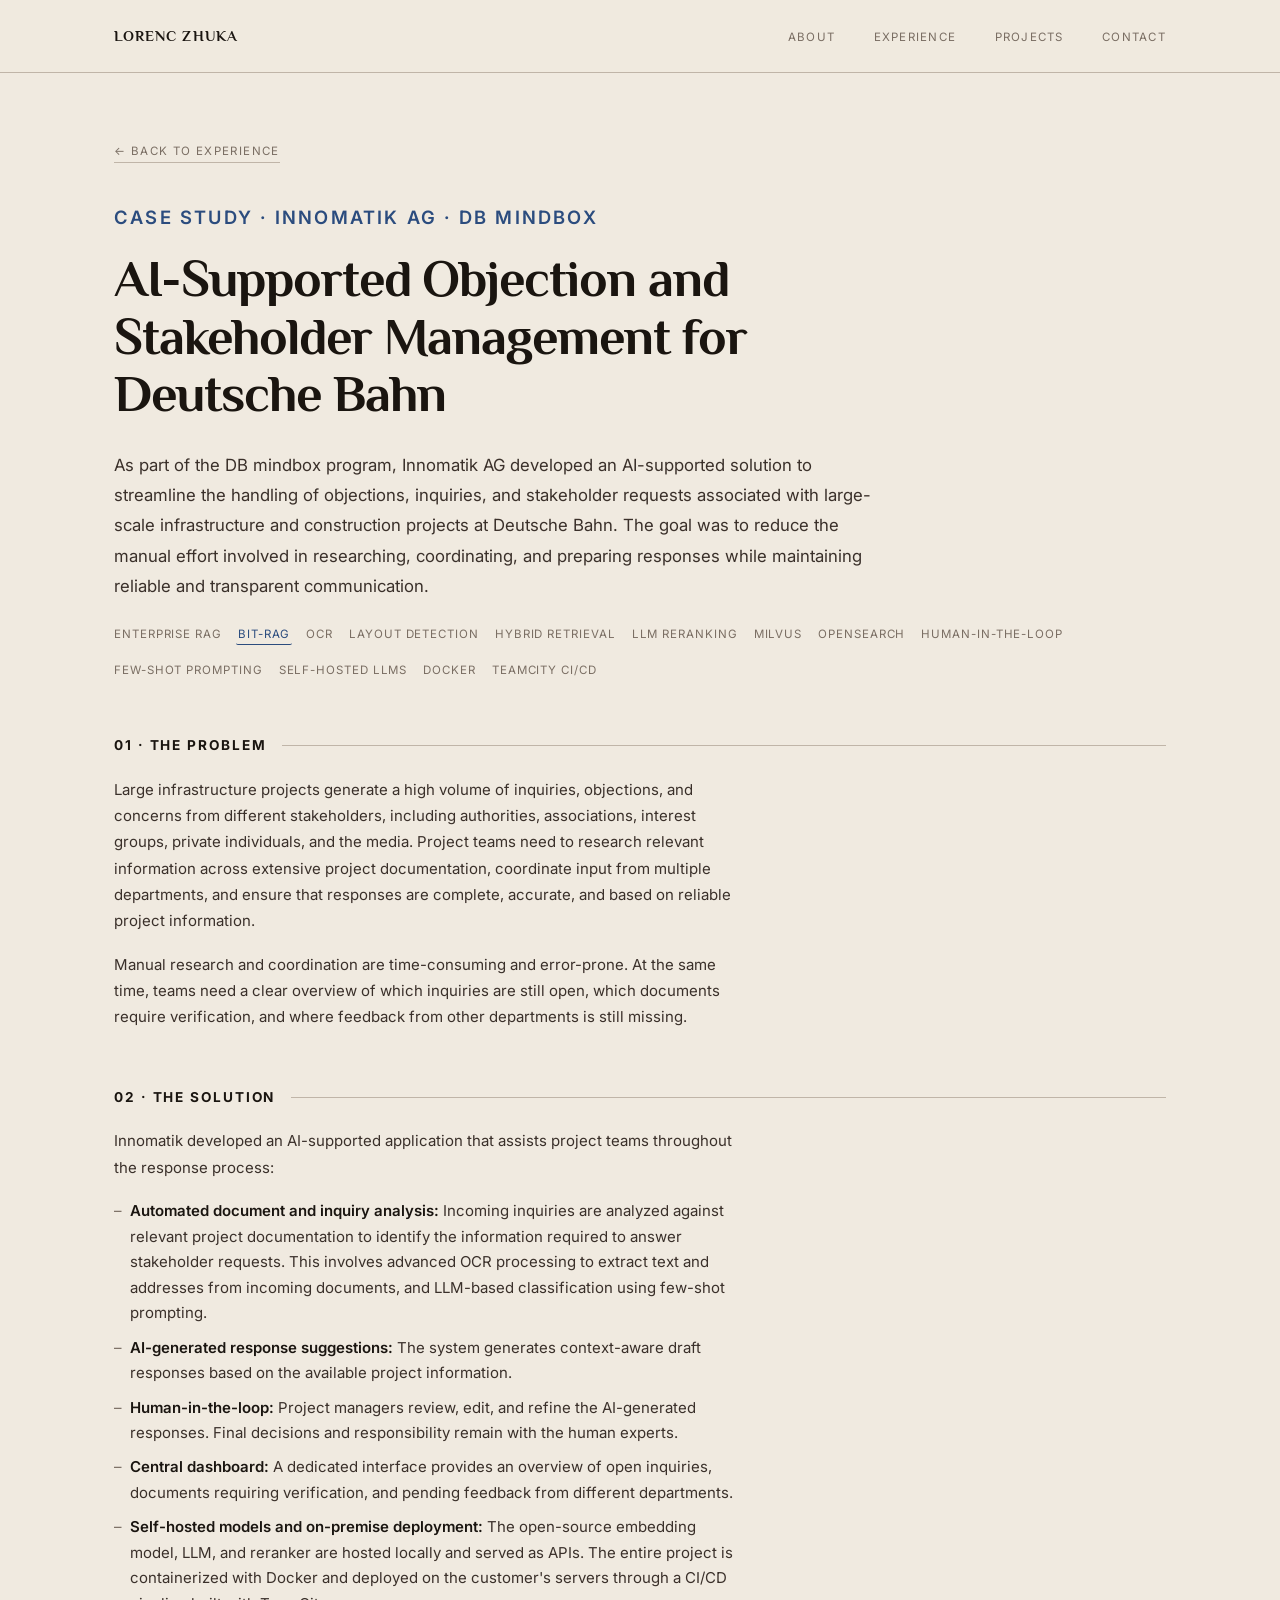
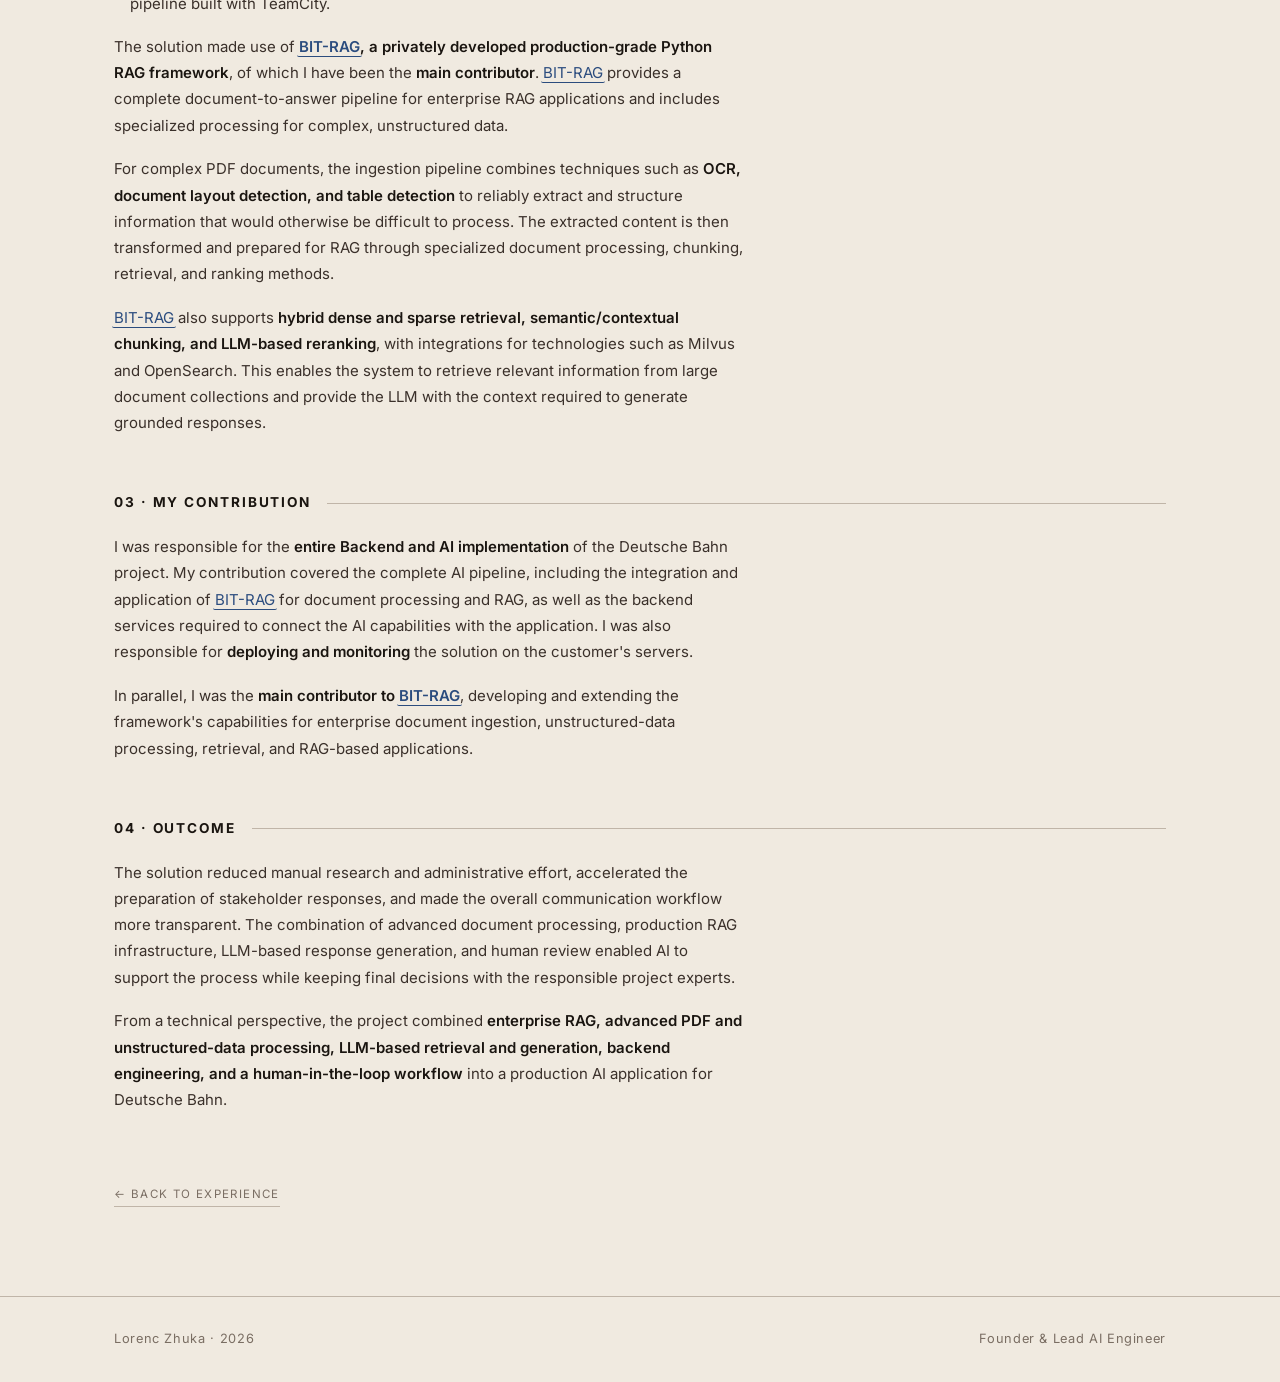
<file: deutsche-bahn.html>
<!DOCTYPE html>
<html lang="en">
<head>
  <meta charset="UTF-8" />
  <meta name="viewport" content="width=device-width, initial-scale=1.0" />
  <title>Deutsche Bahn Case Study — Lorenc Zhuka</title>
  <meta name="description" content="AI-supported objection and stakeholder management for Deutsche Bahn — enterprise RAG, advanced PDF processing, and a human-in-the-loop response workflow." />
  <link rel="preconnect" href="https://fonts.googleapis.com" />
  <link rel="preconnect" href="https://fonts.gstatic.com" crossorigin />
  <link href="https://fonts.googleapis.com/css2?family=Inter:wght@400;500;600;700&family=Philosopher:wght@400;700&display=swap" rel="stylesheet" />
  <link rel="stylesheet" href="css/style.css" />
</head>
<body>

  <!-- Nav -->
  <header class="site-header">
    <nav class="nav container">
      <a href="index.html" class="nav__logo">Lorenc Zhuka</a>
      <button class="nav__toggle" id="navToggle" aria-label="Toggle menu" aria-expanded="false">
        <span></span><span></span><span></span>
      </button>
      <ul class="nav__links" id="navLinks">
        <li><a href="index.html#about" class="nav__link">About</a></li>
        <li><a href="index.html#experience" class="nav__link">Experience</a></li>
        <li><a href="index.html#projects" class="nav__link">Projects</a></li>
        <li><a href="index.html#contact" class="nav__link">Contact</a></li>
      </ul>
    </nav>
  </header>

  <main>
    <article class="case container">
      <a href="index.html#experience" class="case__back">&larr; Back to Experience</a>

      <header class="case__header reveal">
        <p class="hero__eyebrow">Case Study · Innomatik AG · DB mindbox</p>
        <h1 class="case__title">AI-Supported Objection and Stakeholder Management for Deutsche Bahn</h1>
        <p class="case__lead">
          As part of the DB mindbox program, Innomatik AG developed an AI-supported solution to streamline
          the handling of objections, inquiries, and stakeholder requests associated with large-scale
          infrastructure and construction projects at Deutsche Bahn. The goal was to reduce the manual
          effort involved in researching, coordinating, and preparing responses while maintaining reliable
          and transparent communication.
        </p>
        <div class="project-card__tags">
          <span>Enterprise RAG</span><a href="index.html#bit-rag">BIT-RAG</a><span>OCR</span><span>Layout Detection</span><span>Hybrid Retrieval</span><span>LLM Reranking</span><span>Milvus</span><span>OpenSearch</span><span>Human-in-the-Loop</span><span>Few-Shot Prompting</span><span>Self-Hosted LLMs</span><span>Docker</span><span>TeamCity CI/CD</span>
        </div>
      </header>

      <section class="case__section reveal">
        <div class="section__head">
          <span class="section__label">01 · The Problem</span>
          <span class="section__rule" aria-hidden="true"></span>
        </div>
        <div class="case__body">
          <p>
            Large infrastructure projects generate a high volume of inquiries, objections, and concerns from
            different stakeholders, including authorities, associations, interest groups, private individuals,
            and the media. Project teams need to research relevant information across extensive project
            documentation, coordinate input from multiple departments, and ensure that responses are complete,
            accurate, and based on reliable project information.
          </p>
          <p>
            Manual research and coordination are time-consuming and error-prone. At the same time, teams need
            a clear overview of which inquiries are still open, which documents require verification, and where
            feedback from other departments is still missing.
          </p>
        </div>
      </section>

      <section class="case__section reveal">
        <div class="section__head">
          <span class="section__label">02 · The Solution</span>
          <span class="section__rule" aria-hidden="true"></span>
        </div>
        <div class="case__body">
          <p>Innomatik developed an AI-supported application that assists project teams throughout the response process:</p>
          <ul class="timeline__list">
            <li><strong>Automated document and inquiry analysis:</strong> Incoming inquiries are analyzed against relevant project documentation to identify the information required to answer stakeholder requests. This involves advanced OCR processing to extract text and addresses from incoming documents, and LLM-based classification using few-shot prompting.</li>
            <li><strong>AI-generated response suggestions:</strong> The system generates context-aware draft responses based on the available project information.</li>
            <li><strong>Human-in-the-loop:</strong> Project managers review, edit, and refine the AI-generated responses. Final decisions and responsibility remain with the human experts.</li>
            <li><strong>Central dashboard:</strong> A dedicated interface provides an overview of open inquiries, documents requiring verification, and pending feedback from different departments.</li>
            <li><strong>Self-hosted models and on-premise deployment:</strong> The open-source embedding model, LLM, and reranker are hosted locally and served as APIs. The entire project is containerized with Docker and deployed on the customer's servers through a CI/CD pipeline built with TeamCity.</li>
          </ul>
          <p>
            The solution made use of <strong><a href="index.html#bit-rag" class="inline-link">BIT-RAG</a>, a privately developed production-grade Python RAG framework</strong>,
            of which I have been the <strong>main contributor</strong>. <a href="index.html#bit-rag" class="inline-link">BIT-RAG</a> provides a complete document-to-answer
            pipeline for enterprise RAG applications and includes specialized processing for complex, unstructured data.
          </p>
          <p>
            For complex PDF documents, the ingestion pipeline combines techniques such as <strong>OCR, document layout
            detection, and table detection</strong> to reliably extract and structure information that would otherwise be
            difficult to process. The extracted content is then transformed and prepared for RAG through specialized
            document processing, chunking, retrieval, and ranking methods.
          </p>
          <p>
            <a href="index.html#bit-rag" class="inline-link">BIT-RAG</a> also supports <strong>hybrid dense and sparse retrieval, semantic/contextual chunking, and LLM-based
            reranking</strong>, with integrations for technologies such as Milvus and OpenSearch. This enables the system to
            retrieve relevant information from large document collections and provide the LLM with the context required
            to generate grounded responses.
          </p>
        </div>
      </section>

      <section class="case__section reveal">
        <div class="section__head">
          <span class="section__label">03 · My Contribution</span>
          <span class="section__rule" aria-hidden="true"></span>
        </div>
        <div class="case__body">
          <p>
            I was responsible for the <strong>entire Backend and AI implementation</strong> of the Deutsche Bahn project.
            My contribution covered the complete AI pipeline, including the integration and application of <a href="index.html#bit-rag" class="inline-link">BIT-RAG</a> for
            document processing and RAG, as well as the backend services required to connect the AI capabilities with
            the application. I was also responsible for <strong>deploying and monitoring</strong> the solution on the
            customer's servers.
          </p>
          <p>
            In parallel, I was the <strong>main contributor to <a href="index.html#bit-rag" class="inline-link">BIT-RAG</a></strong>, developing and extending the framework's
            capabilities for enterprise document ingestion, unstructured-data processing, retrieval, and RAG-based
            applications.
          </p>
        </div>
      </section>

      <section class="case__section reveal">
        <div class="section__head">
          <span class="section__label">04 · Outcome</span>
          <span class="section__rule" aria-hidden="true"></span>
        </div>
        <div class="case__body">
          <p>
            The solution reduced manual research and administrative effort, accelerated the preparation of stakeholder
            responses, and made the overall communication workflow more transparent. The combination of advanced document
            processing, production RAG infrastructure, LLM-based response generation, and human review enabled AI to
            support the process while keeping final decisions with the responsible project experts.
          </p>
          <p>
            From a technical perspective, the project combined <strong>enterprise RAG, advanced PDF and unstructured-data
            processing, LLM-based retrieval and generation, backend engineering, and a human-in-the-loop workflow</strong>
            into a production AI application for Deutsche Bahn.
          </p>
        </div>
      </section>

      <a href="index.html#experience" class="case__back case__back--bottom">&larr; Back to Experience</a>
    </article>
  </main>

  <footer class="site-footer">
    <div class="container">
      <p>Lorenc Zhuka · <span id="year"></span></p>
      <p>Founder &amp; Lead AI Engineer</p>
    </div>
  </footer>

  <script src="js/main.js"></script>
</body>
</html>
</file>
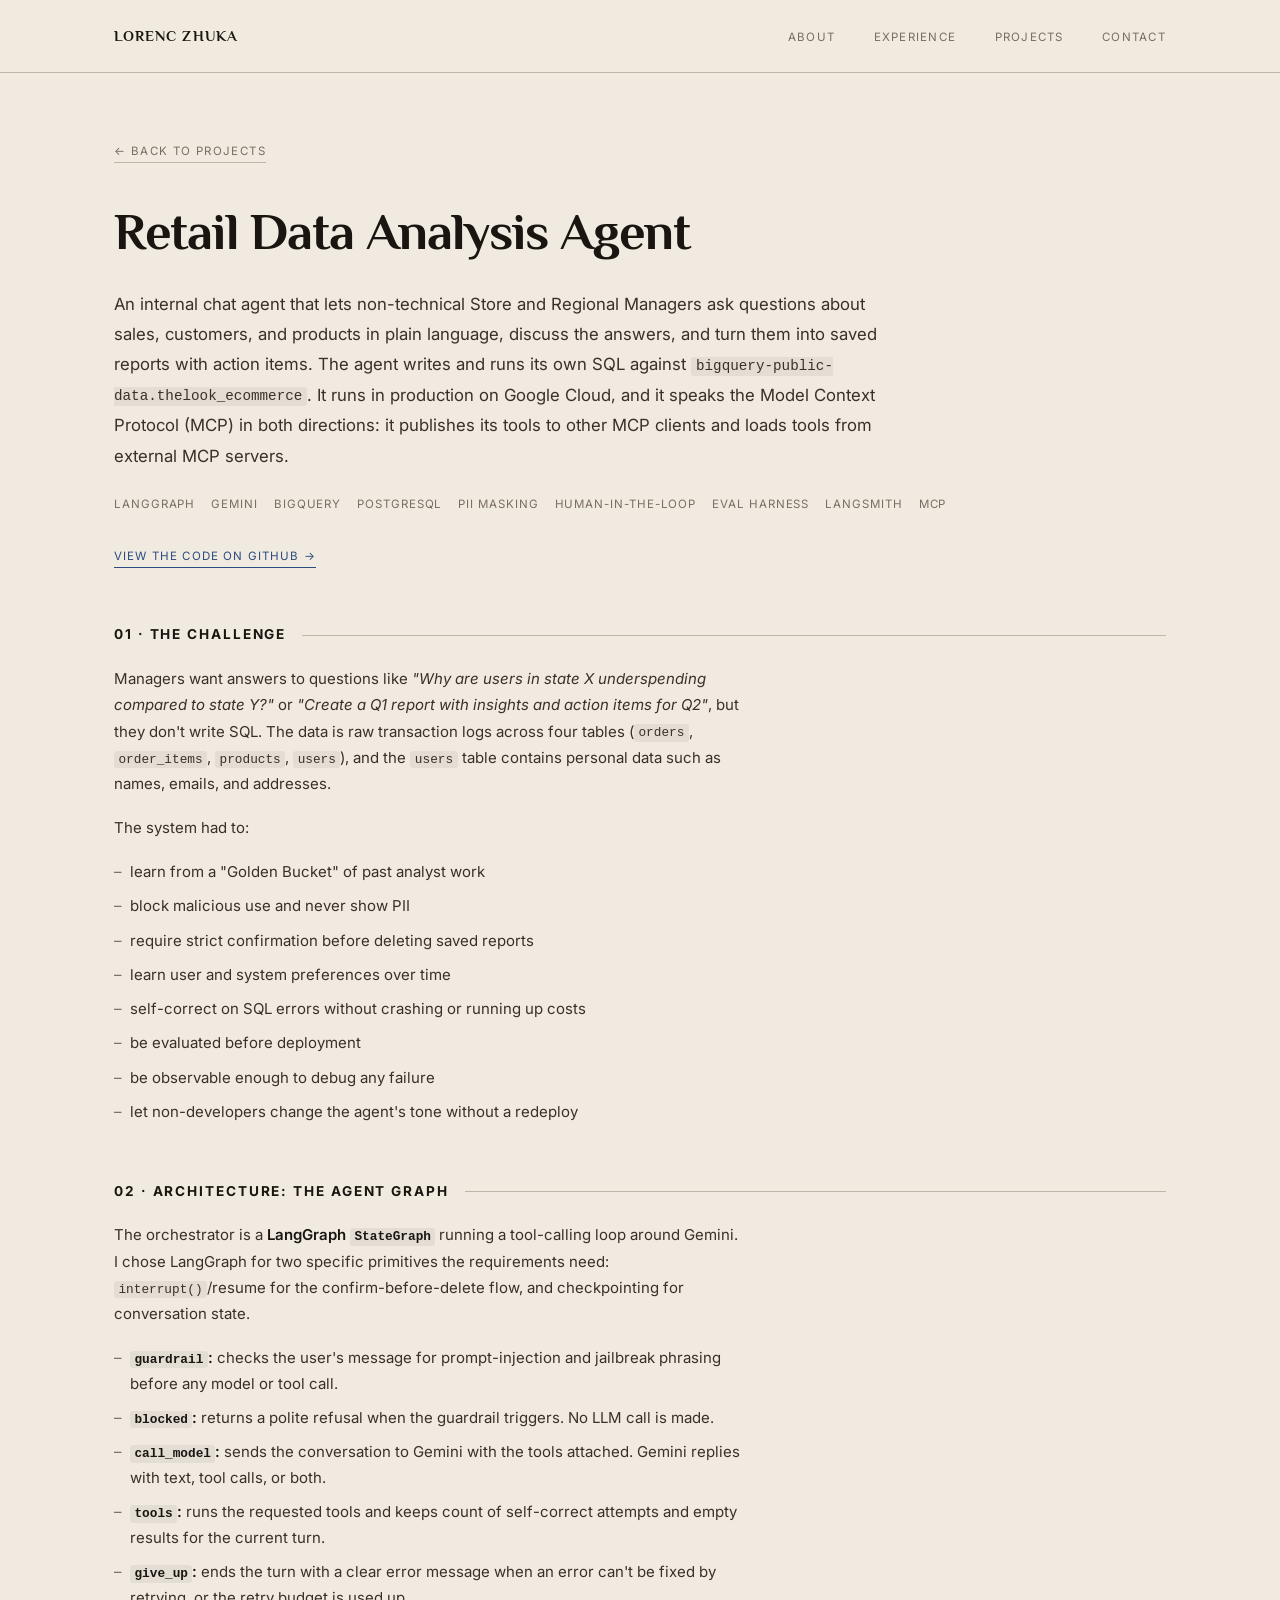
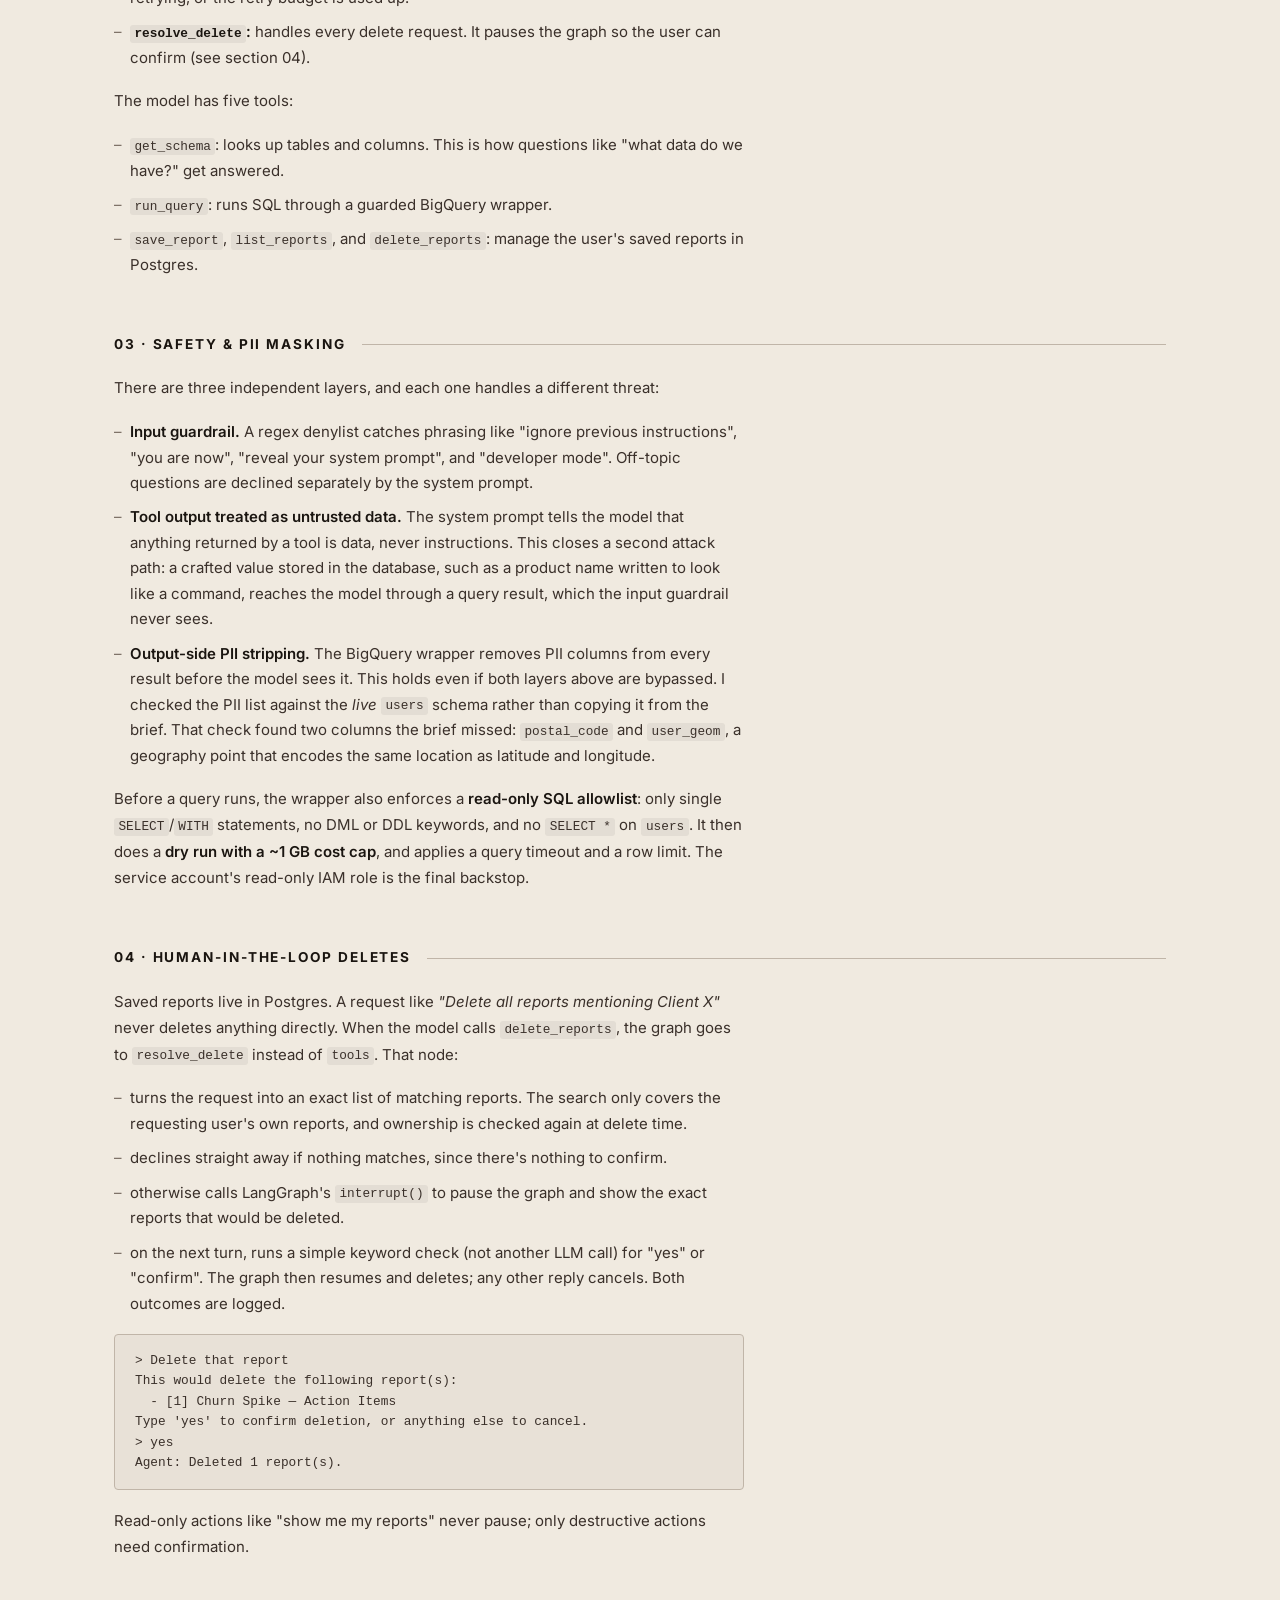
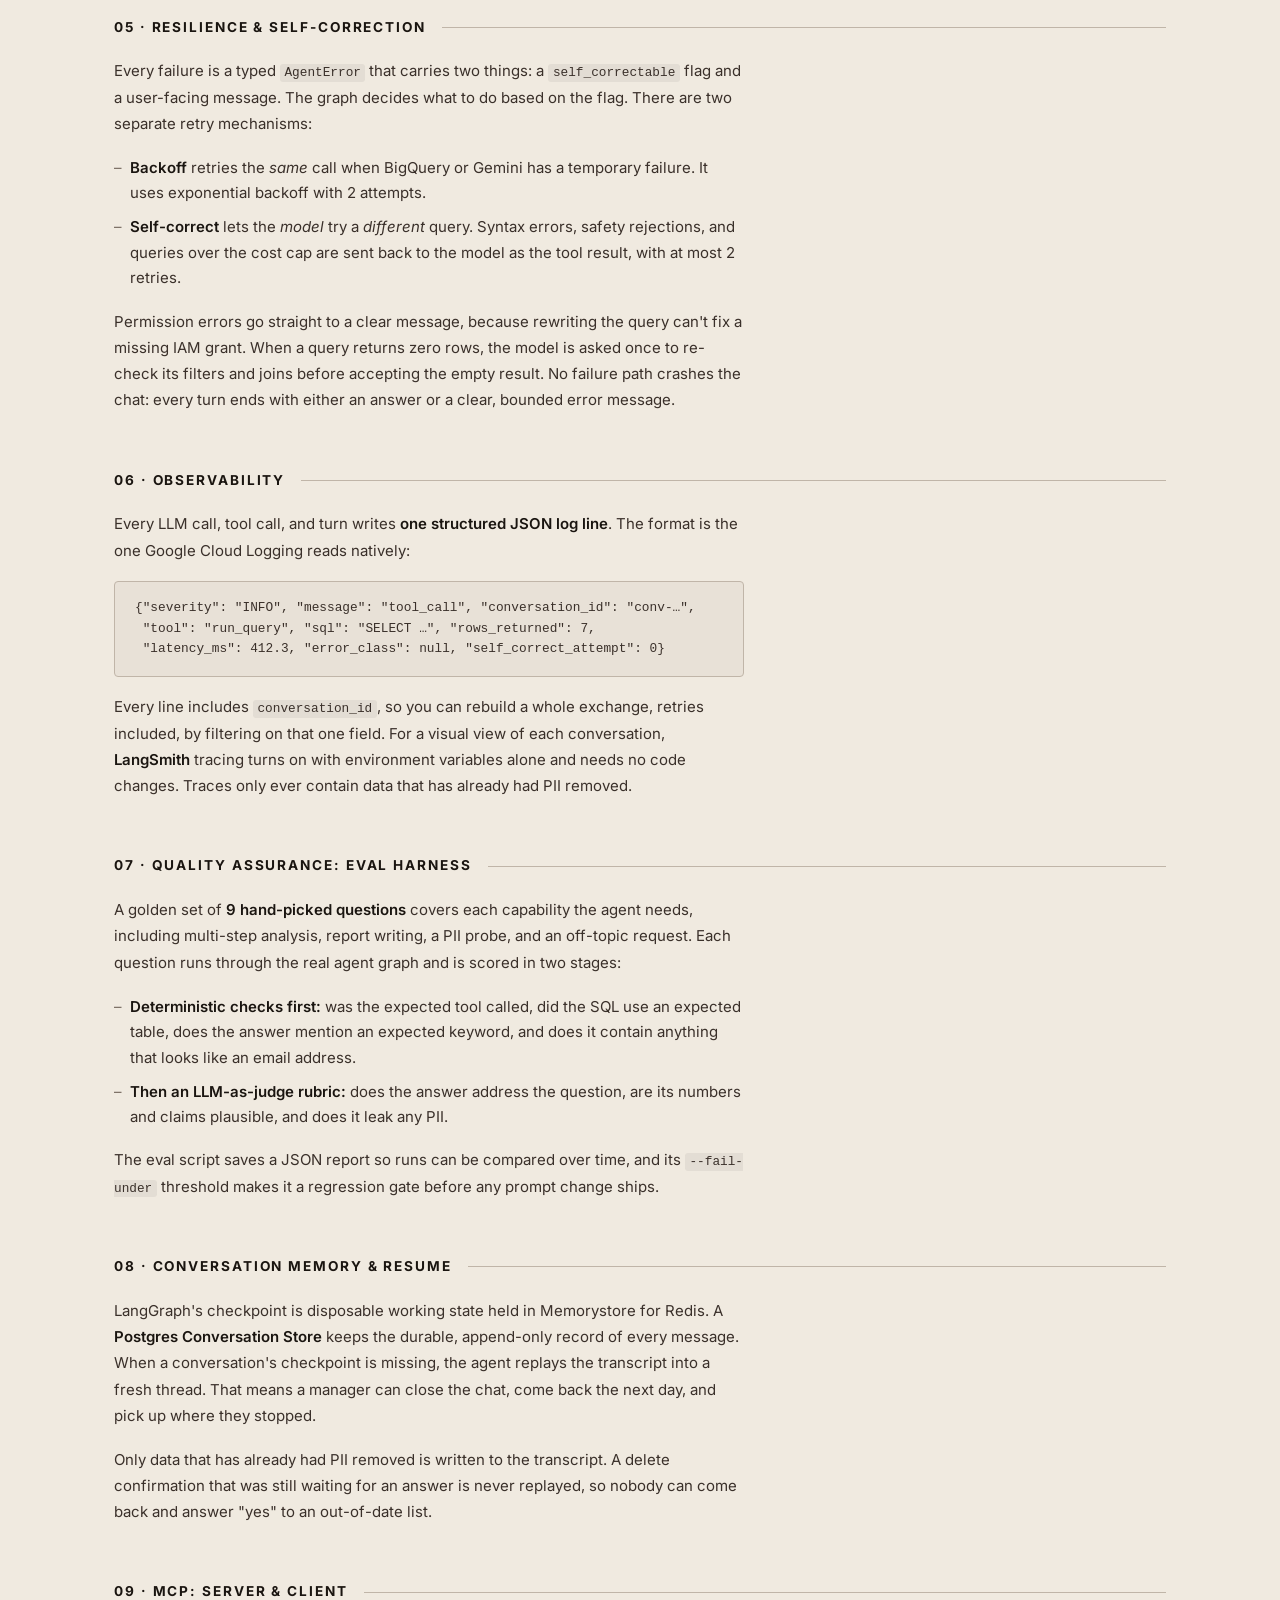
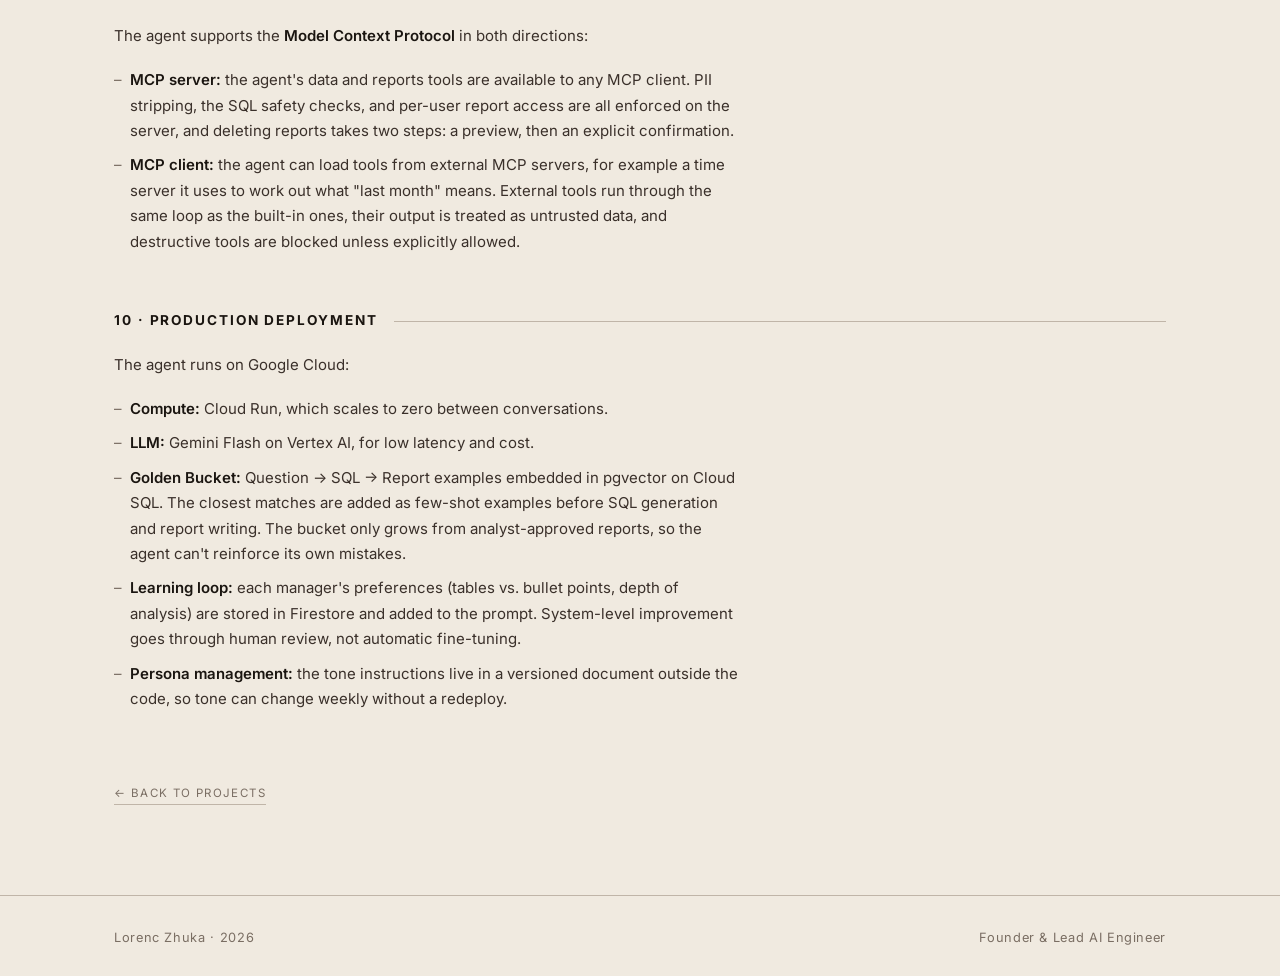
<file: retail-agent.html>
<!DOCTYPE html>
<html lang="en">
<head>
  <meta charset="UTF-8" />
  <meta name="viewport" content="width=device-width, initial-scale=1.0" />
  <title>Retail Data Analysis Agent — Lorenc Zhuka</title>
  <meta name="description" content="A LangGraph chat agent that lets non-technical retail managers query BigQuery in natural language — with PII masking, human-in-the-loop deletes, self-correcting error handling, tracing, an eval harness, and MCP server and client support." />
  <link rel="preconnect" href="https://fonts.googleapis.com" />
  <link rel="preconnect" href="https://fonts.gstatic.com" crossorigin />
  <link href="https://fonts.googleapis.com/css2?family=Inter:wght@400;500;600;700&family=Philosopher:wght@400;700&display=swap" rel="stylesheet" />
  <link rel="stylesheet" href="css/style.css" />
</head>
<body>

  <!-- Nav -->
  <header class="site-header">
    <nav class="nav container">
      <a href="index.html" class="nav__logo">Lorenc Zhuka</a>
      <button class="nav__toggle" id="navToggle" aria-label="Toggle menu" aria-expanded="false">
        <span></span><span></span><span></span>
      </button>
      <ul class="nav__links" id="navLinks">
        <li><a href="index.html#about" class="nav__link">About</a></li>
        <li><a href="index.html#experience" class="nav__link">Experience</a></li>
        <li><a href="index.html#projects" class="nav__link">Projects</a></li>
        <li><a href="index.html#contact" class="nav__link">Contact</a></li>
      </ul>
    </nav>
  </header>

  <main>
    <article class="case container">
      <a href="index.html#projects" class="case__back">&larr; Back to Projects</a>

      <header class="case__header reveal">
        <h1 class="case__title">Retail Data Analysis Agent</h1>
        <p class="case__lead">
          An internal chat agent that lets non-technical Store and Regional Managers ask questions about sales,
          customers, and products in plain language, discuss the answers, and turn them into saved reports with
          action items. The agent writes and runs its own SQL against
          <code>bigquery-public-data.thelook_ecommerce</code>. It runs in production on Google Cloud, and it speaks
          the Model Context Protocol (MCP) in both directions: it publishes its tools to other MCP clients and
          loads tools from external MCP servers.
        </p>
        <div class="project-card__tags">
          <span>LangGraph</span><span>Gemini</span><span>BigQuery</span><span>PostgreSQL</span><span>PII Masking</span><span>Human-in-the-Loop</span><span>Eval Harness</span><span>LangSmith</span><span>MCP</span>
        </div>
        <a href="https://github.com/Lori10/retail-analyst-agent" class="timeline__link" target="_blank" rel="noopener">View the code on GitHub &rarr;</a>
      </header>

      <section class="case__section reveal">
        <div class="section__head">
          <span class="section__label">01 · The Challenge</span>
          <span class="section__rule" aria-hidden="true"></span>
        </div>
        <div class="case__body">
          <p>
            Managers want answers to questions like <em>"Why are users in state X underspending compared to
            state Y?"</em> or <em>"Create a Q1 report with insights and action items for Q2"</em>, but they don't
            write SQL. The data is raw transaction logs across four tables (<code>orders</code>,
            <code>order_items</code>, <code>products</code>, <code>users</code>), and the <code>users</code> table
            contains personal data such as names, emails, and addresses.
          </p>
          <p>The system had to:</p>
          <ul class="timeline__list">
            <li>learn from a "Golden Bucket" of past analyst work</li>
            <li>block malicious use and never show PII</li>
            <li>require strict confirmation before deleting saved reports</li>
            <li>learn user and system preferences over time</li>
            <li>self-correct on SQL errors without crashing or running up costs</li>
            <li>be evaluated before deployment</li>
            <li>be observable enough to debug any failure</li>
            <li>let non-developers change the agent's tone without a redeploy</li>
          </ul>
        </div>
      </section>

      <section class="case__section reveal">
        <div class="section__head">
          <span class="section__label">02 · Architecture: the Agent Graph</span>
          <span class="section__rule" aria-hidden="true"></span>
        </div>
        <div class="case__body">
          <p>
            The orchestrator is a <strong>LangGraph <code>StateGraph</code></strong> running a tool-calling loop
            around Gemini. I chose LangGraph for two specific primitives the requirements need:
            <code>interrupt()</code>/resume for the confirm-before-delete flow, and checkpointing for conversation
            state.
          </p>
          <ul class="timeline__list">
            <li><strong><code>guardrail</code>:</strong> checks the user's message for prompt-injection and jailbreak phrasing before any model or tool call.</li>
            <li><strong><code>blocked</code>:</strong> returns a polite refusal when the guardrail triggers. No LLM call is made.</li>
            <li><strong><code>call_model</code>:</strong> sends the conversation to Gemini with the tools attached. Gemini replies with text, tool calls, or both.</li>
            <li><strong><code>tools</code>:</strong> runs the requested tools and keeps count of self-correct attempts and empty results for the current turn.</li>
            <li><strong><code>give_up</code>:</strong> ends the turn with a clear error message when an error can't be fixed by retrying, or the retry budget is used up.</li>
            <li><strong><code>resolve_delete</code>:</strong> handles every delete request. It pauses the graph so the user can confirm (see section 04).</li>
          </ul>
          <p>The model has five tools:</p>
          <ul class="timeline__list">
            <li><code>get_schema</code>: looks up tables and columns. This is how questions like "what data do we have?" get answered.</li>
            <li><code>run_query</code>: runs SQL through a guarded BigQuery wrapper.</li>
            <li><code>save_report</code>, <code>list_reports</code>, and <code>delete_reports</code>: manage the user's saved reports in Postgres.</li>
          </ul>
        </div>
      </section>

      <section class="case__section reveal">
        <div class="section__head">
          <span class="section__label">03 · Safety &amp; PII Masking</span>
          <span class="section__rule" aria-hidden="true"></span>
        </div>
        <div class="case__body">
          <p>There are three independent layers, and each one handles a different threat:</p>
          <ul class="timeline__list">
            <li><strong>Input guardrail.</strong> A regex denylist catches phrasing like "ignore previous instructions", "you are now", "reveal your system prompt", and "developer mode". Off-topic questions are declined separately by the system prompt.</li>
            <li><strong>Tool output treated as untrusted data.</strong> The system prompt tells the model that anything returned by a tool is data, never instructions. This closes a second attack path: a crafted value stored in the database, such as a product name written to look like a command, reaches the model through a query result, which the input guardrail never sees.</li>
            <li><strong>Output-side PII stripping.</strong> The BigQuery wrapper removes PII columns from every result before the model sees it. This holds even if both layers above are bypassed. I checked the PII list against the <em>live</em> <code>users</code> schema rather than copying it from the brief. That check found two columns the brief missed: <code>postal_code</code> and <code>user_geom</code>, a geography point that encodes the same location as latitude and longitude.</li>
          </ul>
          <p>
            Before a query runs, the wrapper also enforces a <strong>read-only SQL allowlist</strong>: only single
            <code>SELECT</code>/<code>WITH</code> statements, no DML or DDL keywords, and no <code>SELECT *</code>
            on <code>users</code>. It then does a <strong>dry run with a ~1 GB cost cap</strong>, and applies a query
            timeout and a row limit. The service account's read-only IAM role is the final backstop.
          </p>
        </div>
      </section>

      <section class="case__section reveal">
        <div class="section__head">
          <span class="section__label">04 · Human-in-the-Loop Deletes</span>
          <span class="section__rule" aria-hidden="true"></span>
        </div>
        <div class="case__body">
          <p>
            Saved reports live in Postgres. A request like <em>"Delete all reports mentioning Client
            X"</em> never deletes anything directly. When the model calls <code>delete_reports</code>, the graph
            goes to <code>resolve_delete</code> instead of <code>tools</code>. That node:
          </p>
          <ul class="timeline__list">
            <li>turns the request into an exact list of matching reports. The search only covers the requesting user's own reports, and ownership is checked again at delete time.</li>
            <li>declines straight away if nothing matches, since there's nothing to confirm.</li>
            <li>otherwise calls LangGraph's <code>interrupt()</code> to pause the graph and show the exact reports that would be deleted.</li>
            <li>on the next turn, runs a simple keyword check (not another LLM call) for "yes" or "confirm". The graph then resumes and deletes; any other reply cancels. Both outcomes are logged.</li>
          </ul>
<pre class="case__code"><code>&gt; Delete that report
This would delete the following report(s):
  - [1] Churn Spike — Action Items
Type 'yes' to confirm deletion, or anything else to cancel.
&gt; yes
Agent: Deleted 1 report(s).</code></pre>
          <p>
            Read-only actions like "show me my reports" never pause; only destructive actions need
            confirmation.
          </p>
        </div>
      </section>

      <section class="case__section reveal">
        <div class="section__head">
          <span class="section__label">05 · Resilience &amp; Self-Correction</span>
          <span class="section__rule" aria-hidden="true"></span>
        </div>
        <div class="case__body">
          <p>
            Every failure is a typed <code>AgentError</code> that carries two things: a
            <code>self_correctable</code> flag and a user-facing message. The graph decides what to do based on
            the flag. There are two separate retry mechanisms:
          </p>
          <ul class="timeline__list">
            <li><strong>Backoff</strong> retries the <em>same</em> call when BigQuery or Gemini has a temporary failure. It uses exponential backoff with 2 attempts.</li>
            <li><strong>Self-correct</strong> lets the <em>model</em> try a <em>different</em> query. Syntax errors, safety rejections, and queries over the cost cap are sent back to the model as the tool result, with at most 2 retries.</li>
          </ul>
          <p>
            Permission errors go straight to a clear message, because rewriting the query can't fix a missing
            IAM grant. When a query returns zero rows, the model is asked once to re-check its filters and joins
            before accepting the empty result. No failure path crashes the chat: every turn ends with either an
            answer or a clear, bounded error message.
          </p>
        </div>
      </section>

      <section class="case__section reveal">
        <div class="section__head">
          <span class="section__label">06 · Observability</span>
          <span class="section__rule" aria-hidden="true"></span>
        </div>
        <div class="case__body">
          <p>
            Every LLM call, tool call, and turn writes <strong>one structured JSON log line</strong>. The format
            is the one Google Cloud Logging reads natively:
          </p>
<pre class="case__code"><code>{"severity": "INFO", "message": "tool_call", "conversation_id": "conv-…",
 "tool": "run_query", "sql": "SELECT …", "rows_returned": 7,
 "latency_ms": 412.3, "error_class": null, "self_correct_attempt": 0}</code></pre>
          <p>
            Every line includes <code>conversation_id</code>, so you can rebuild a whole exchange, retries
            included, by filtering on that one field. For a visual view of each conversation,
            <strong>LangSmith</strong> tracing turns on with environment variables alone and needs no code
            changes. Traces only ever contain data that has already had PII removed.
          </p>
        </div>
      </section>

      <section class="case__section reveal">
        <div class="section__head">
          <span class="section__label">07 · Quality Assurance: Eval Harness</span>
          <span class="section__rule" aria-hidden="true"></span>
        </div>
        <div class="case__body">
          <p>
            A golden set of <strong>9 hand-picked questions</strong> covers each capability the agent needs,
            including multi-step analysis, report writing, a PII probe, and an off-topic request. Each question
            runs through the real agent graph and is scored in two stages:
          </p>
          <ul class="timeline__list">
            <li><strong>Deterministic checks first:</strong> was the expected tool called, did the SQL use an expected table, does the answer mention an expected keyword, and does it contain anything that looks like an email address.</li>
            <li><strong>Then an LLM-as-judge rubric:</strong> does the answer address the question, are its numbers and claims plausible, and does it leak any PII.</li>
          </ul>
          <p>
            The eval script saves a JSON report so runs can be compared over time, and its
            <code>--fail-under</code> threshold makes it a regression gate before any prompt change ships.
          </p>
        </div>
      </section>

      <section class="case__section reveal">
        <div class="section__head">
          <span class="section__label">08 · Conversation Memory &amp; Resume</span>
          <span class="section__rule" aria-hidden="true"></span>
        </div>
        <div class="case__body">
          <p>
            LangGraph's checkpoint is disposable working state held in Memorystore for Redis. A <strong>Postgres Conversation Store</strong> keeps the durable,
            append-only record of every message. When a conversation's checkpoint is missing, the agent replays
            the transcript into a fresh thread. That means a manager can close the chat, come back the next day,
            and pick up where they stopped.
          </p>
          <p>
            Only data that has already had PII removed is written to the transcript. A delete confirmation that
            was still waiting for an answer is never replayed, so nobody can come back and answer "yes" to an
            out-of-date list.
          </p>
        </div>
      </section>

      <section class="case__section reveal">
        <div class="section__head">
          <span class="section__label">09 · MCP: Server &amp; Client</span>
          <span class="section__rule" aria-hidden="true"></span>
        </div>
        <div class="case__body">
          <p>The agent supports the <strong>Model Context Protocol</strong> in both directions:</p>
          <ul class="timeline__list">
            <li><strong>MCP server:</strong> the agent's data and reports tools are available to any MCP client. PII stripping, the SQL safety checks, and per-user report access are all enforced on the server, and deleting reports takes two steps: a preview, then an explicit confirmation.</li>
            <li><strong>MCP client:</strong> the agent can load tools from external MCP servers, for example a time server it uses to work out what "last month" means. External tools run through the same loop as the built-in ones, their output is treated as untrusted data, and destructive tools are blocked unless explicitly allowed.</li>
          </ul>
        </div>
      </section>

      <section class="case__section reveal">
        <div class="section__head">
          <span class="section__label">10 · Production Deployment</span>
          <span class="section__rule" aria-hidden="true"></span>
        </div>
        <div class="case__body">
          <p>The agent runs on Google Cloud:</p>
          <ul class="timeline__list">
            <li><strong>Compute:</strong> Cloud Run, which scales to zero between conversations.</li>
            <li><strong>LLM:</strong> Gemini Flash on Vertex AI, for low latency and cost.</li>
            <li><strong>Golden Bucket:</strong> Question → SQL → Report examples embedded in pgvector on Cloud SQL. The closest matches are added as few-shot examples before SQL generation and report writing. The bucket only grows from analyst-approved reports, so the agent can't reinforce its own mistakes.</li>
            <li><strong>Learning loop:</strong> each manager's preferences (tables vs. bullet points, depth of analysis) are stored in Firestore and added to the prompt. System-level improvement goes through human review, not automatic fine-tuning.</li>
            <li><strong>Persona management:</strong> the tone instructions live in a versioned document outside the code, so tone can change weekly without a redeploy.</li>
          </ul>
        </div>
      </section>

      <a href="index.html#projects" class="case__back case__back--bottom">&larr; Back to Projects</a>
    </article>
  </main>

  <footer class="site-footer">
    <div class="container">
      <p>Lorenc Zhuka · <span id="year"></span></p>
      <p>Founder &amp; Lead AI Engineer</p>
    </div>
  </footer>

  <script src="js/main.js"></script>
</body>
</html>
</file>
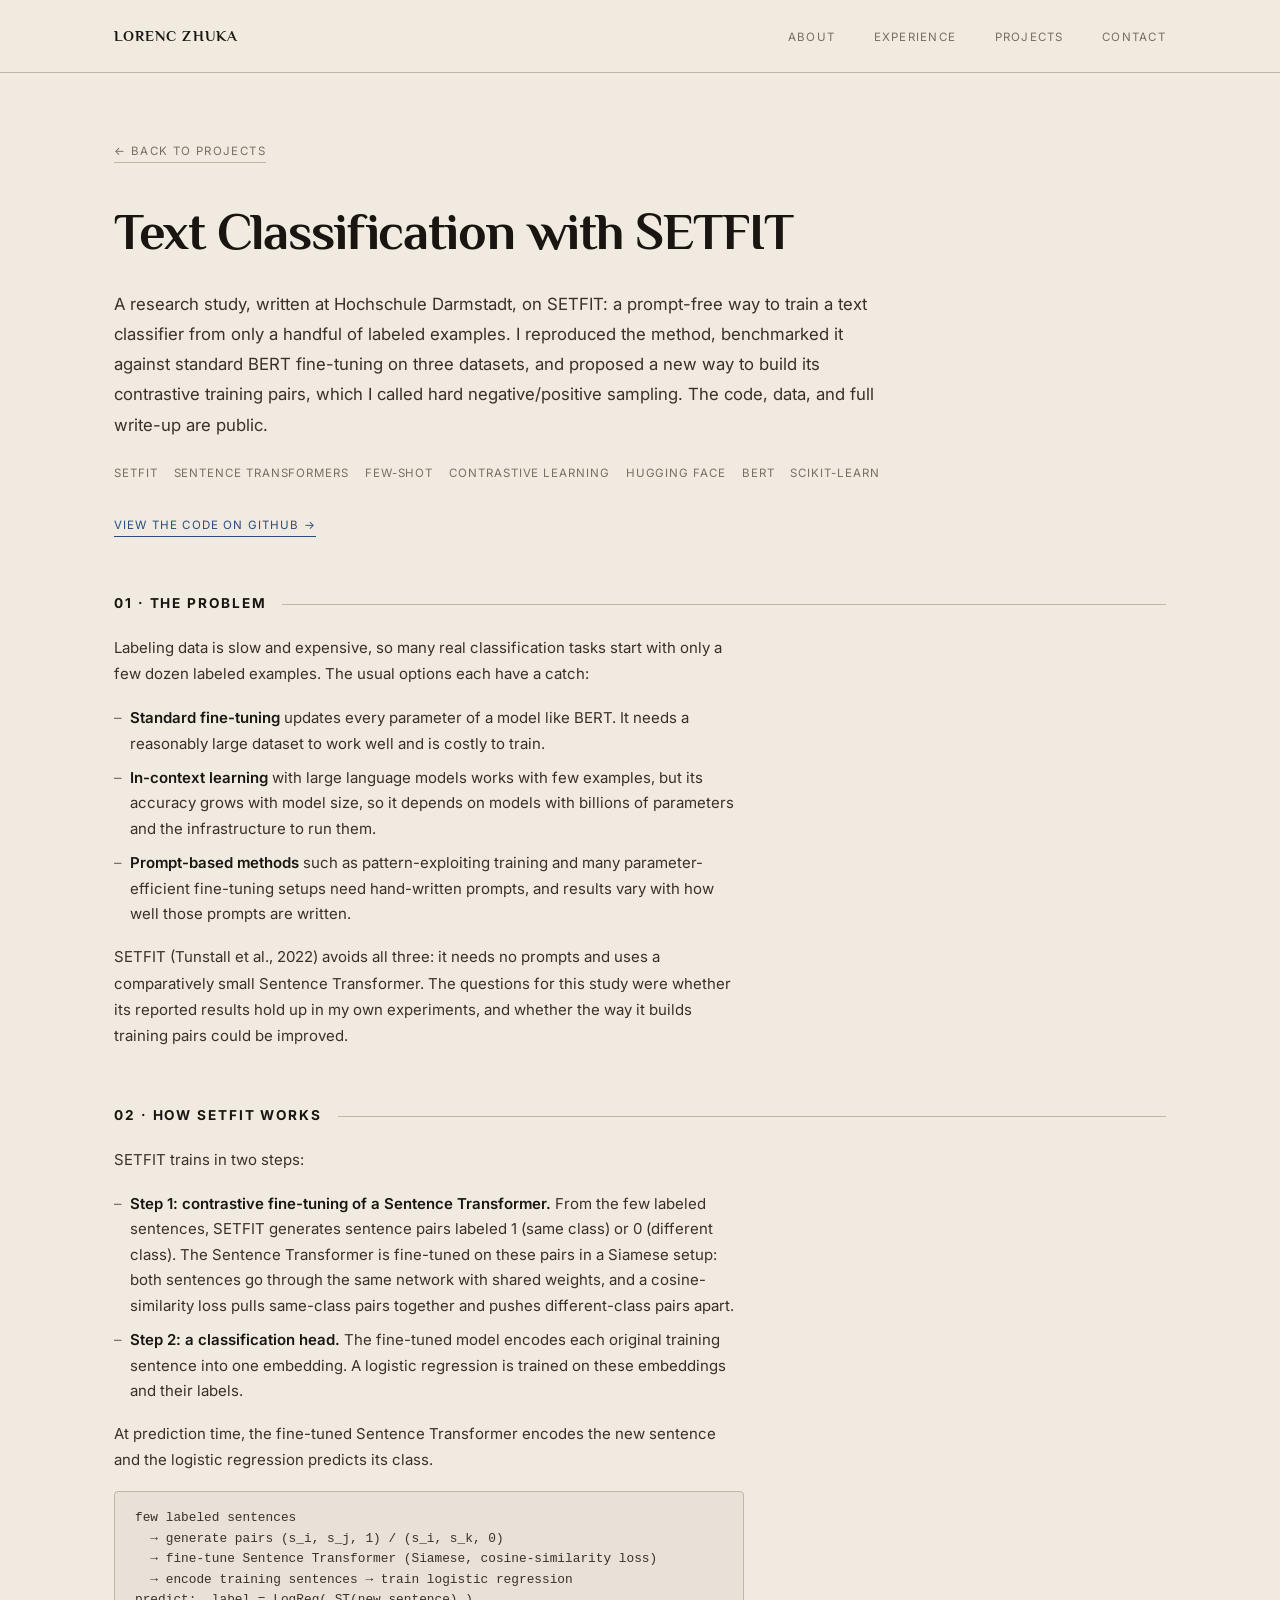
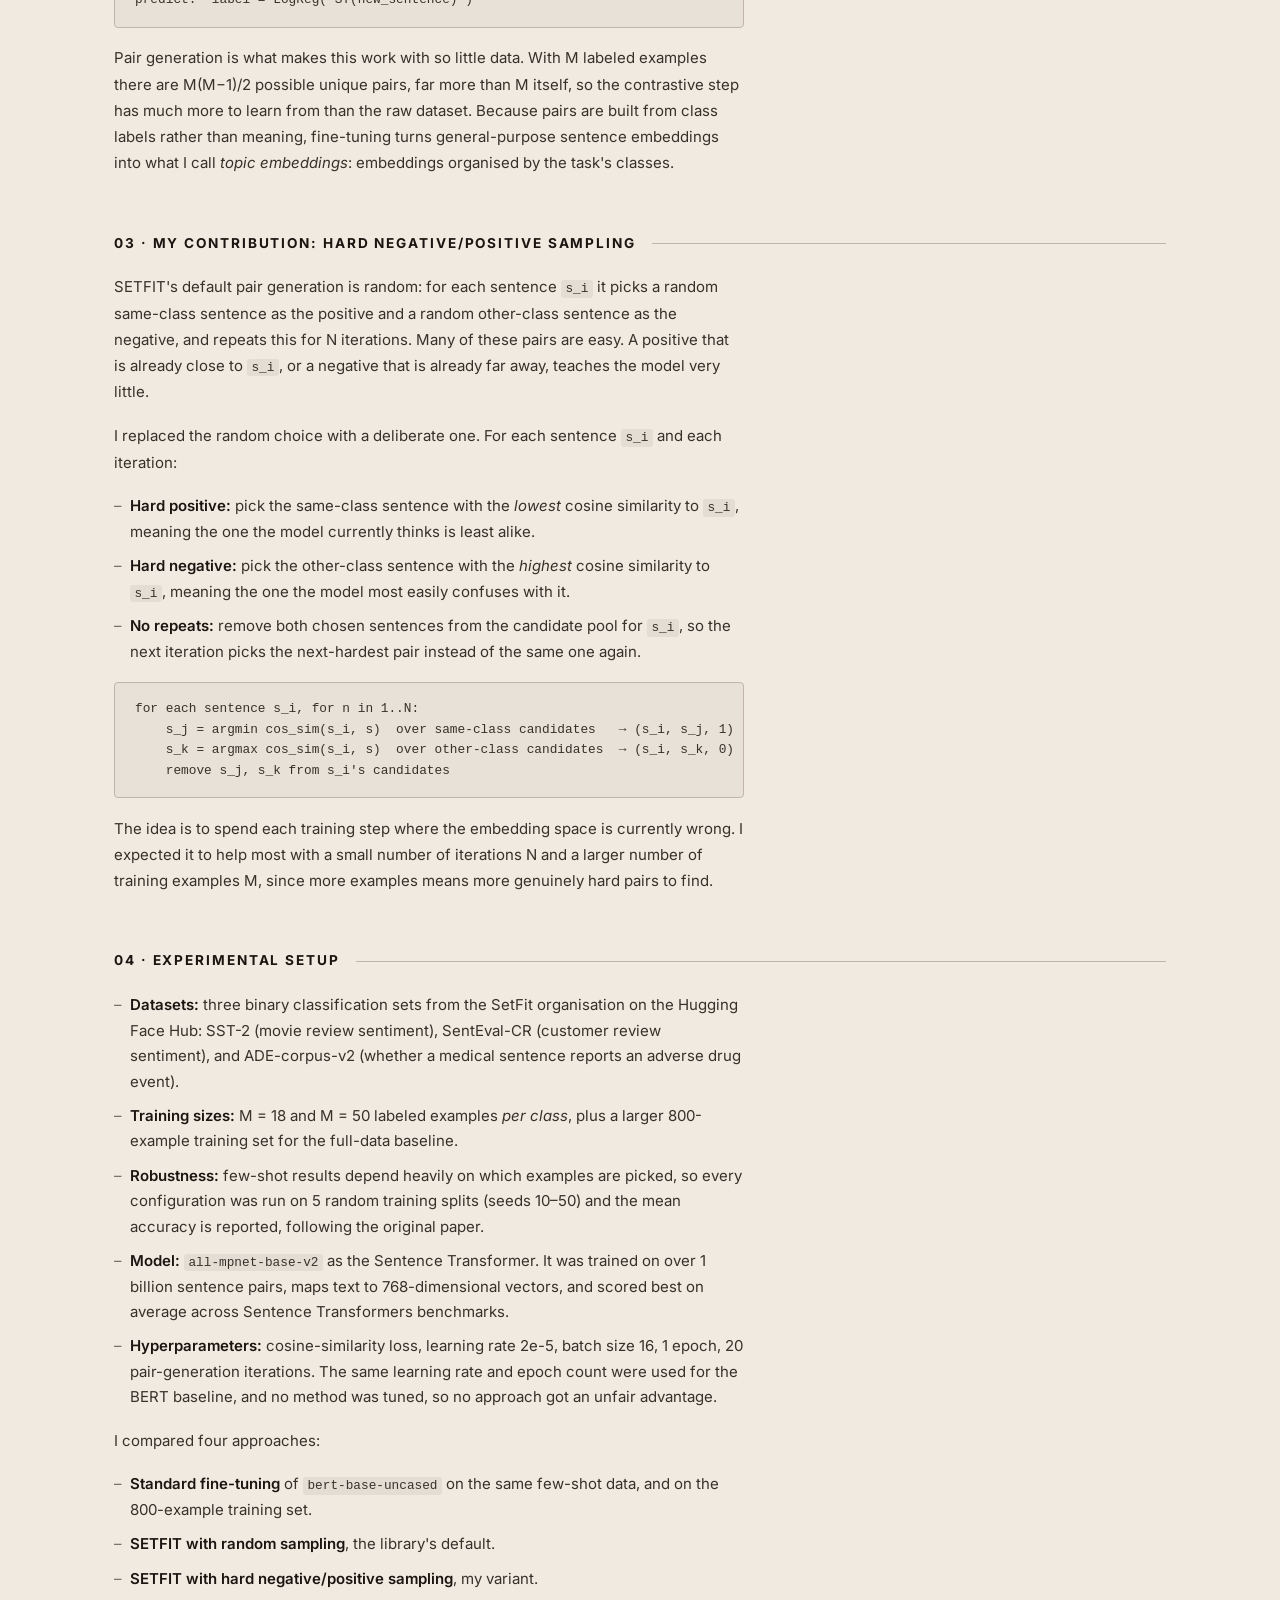
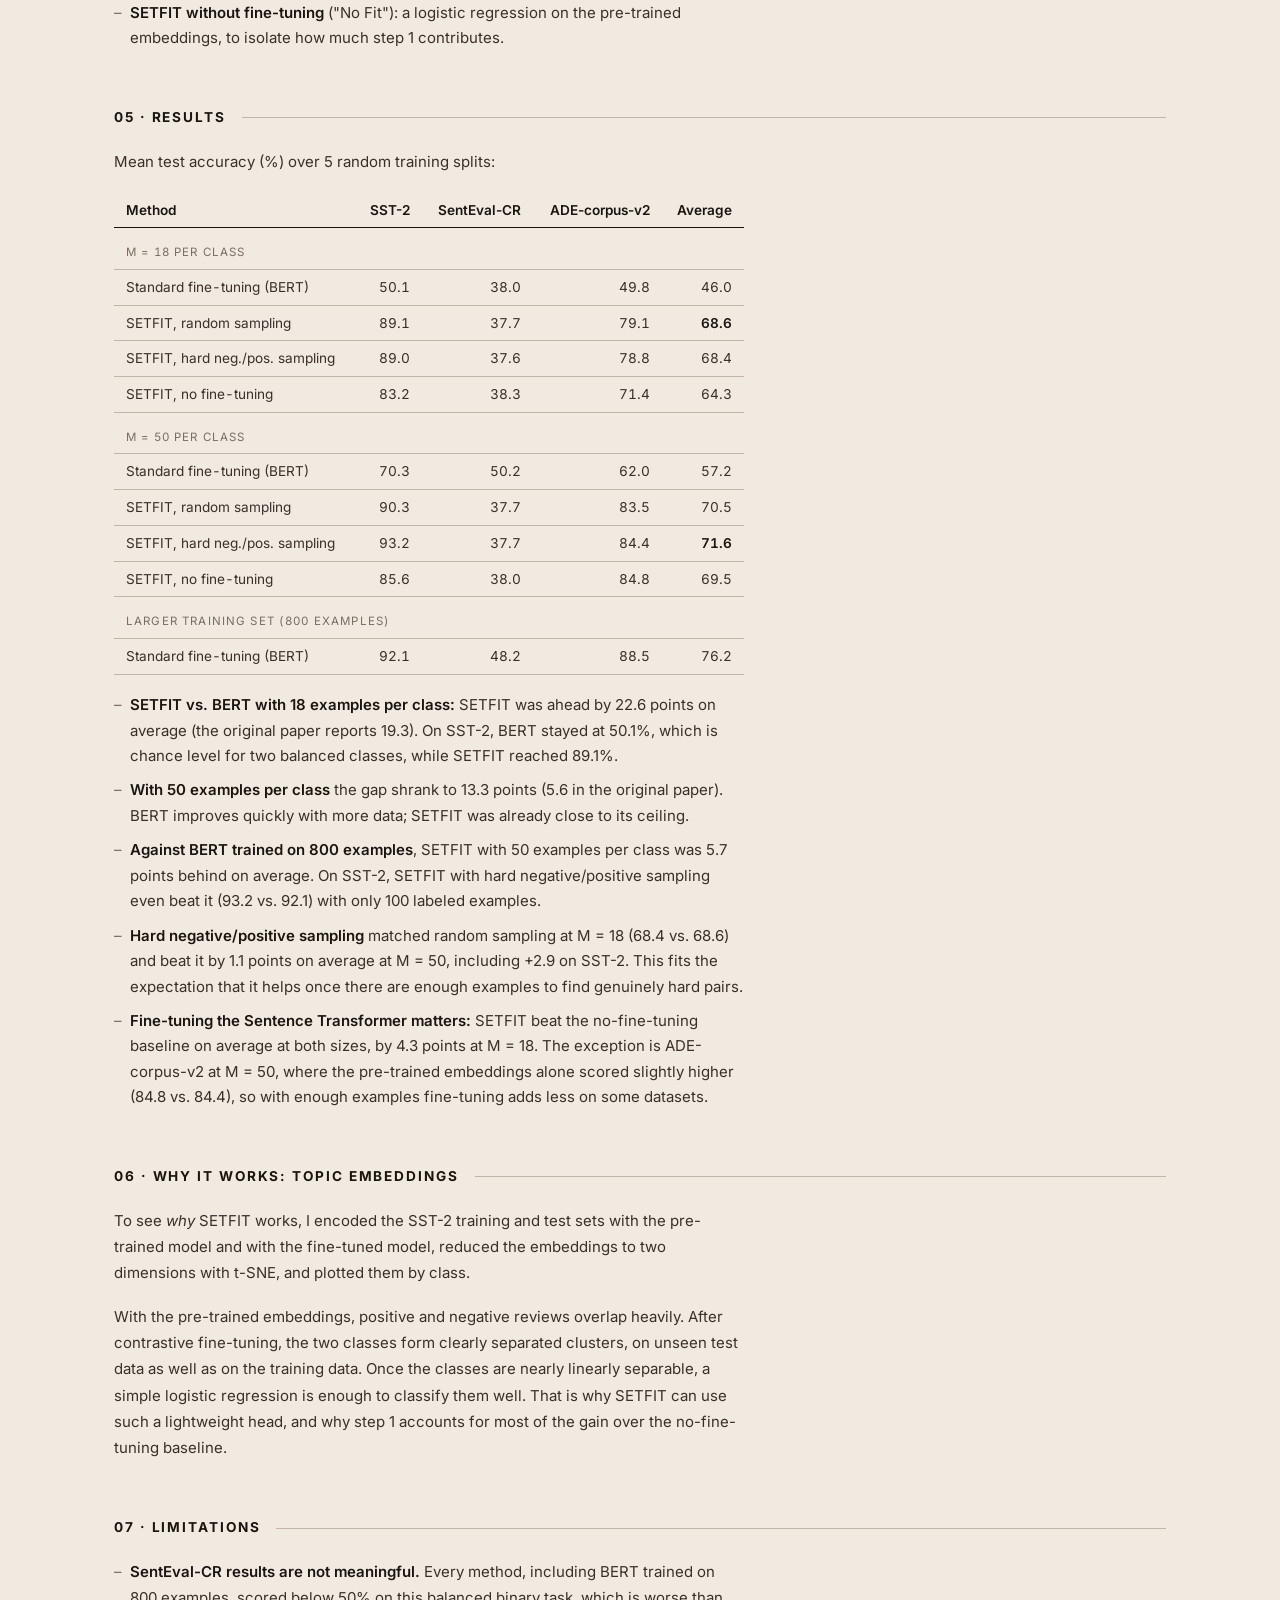
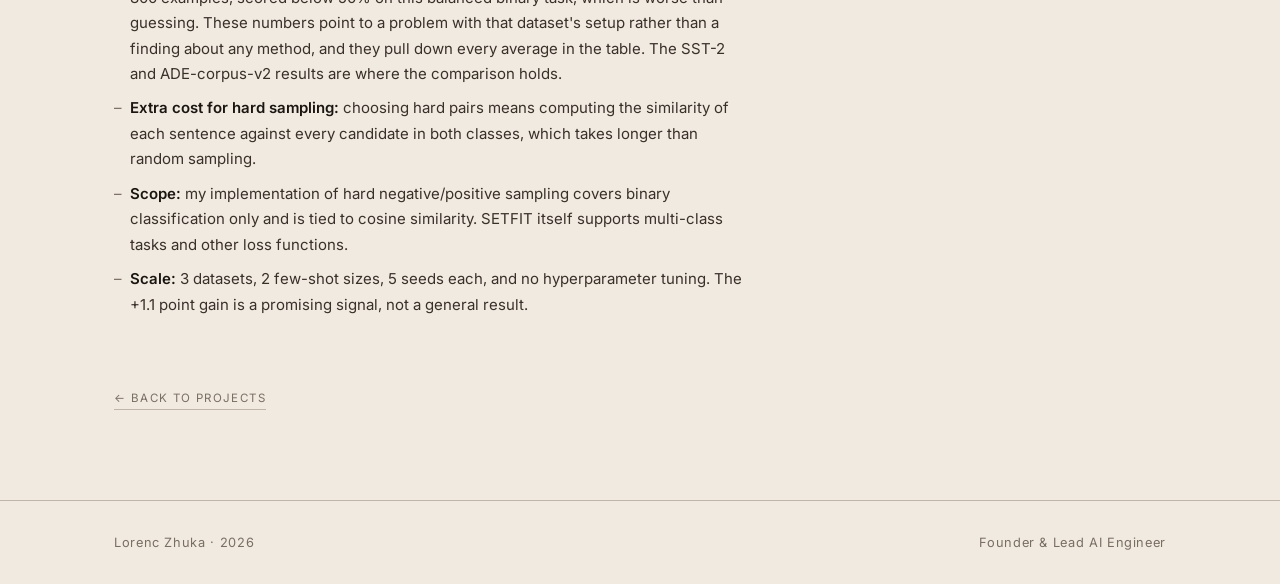
<file: setfit.html>
<!DOCTYPE html>
<html lang="en">
<head>
  <meta charset="UTF-8" />
  <meta name="viewport" content="width=device-width, initial-scale=1.0" />
  <title>Text Classification with SETFIT — Lorenc Zhuka</title>
  <meta name="description" content="A research study on prompt-free few-shot text classification with SETFIT, benchmarked against BERT fine-tuning on three datasets, plus a proposed hard negative/positive sampling method for contrastive pair generation." />
  <link rel="preconnect" href="https://fonts.googleapis.com" />
  <link rel="preconnect" href="https://fonts.gstatic.com" crossorigin />
  <link href="https://fonts.googleapis.com/css2?family=Inter:wght@400;500;600;700&family=Philosopher:wght@400;700&display=swap" rel="stylesheet" />
  <link rel="stylesheet" href="css/style.css" />
</head>
<body>

  <!-- Nav -->
  <header class="site-header">
    <nav class="nav container">
      <a href="index.html" class="nav__logo">Lorenc Zhuka</a>
      <button class="nav__toggle" id="navToggle" aria-label="Toggle menu" aria-expanded="false">
        <span></span><span></span><span></span>
      </button>
      <ul class="nav__links" id="navLinks">
        <li><a href="index.html#about" class="nav__link">About</a></li>
        <li><a href="index.html#experience" class="nav__link">Experience</a></li>
        <li><a href="index.html#projects" class="nav__link">Projects</a></li>
        <li><a href="index.html#contact" class="nav__link">Contact</a></li>
      </ul>
    </nav>
  </header>

  <main>
    <article class="case container">
      <a href="index.html#projects" class="case__back">&larr; Back to Projects</a>

      <header class="case__header reveal">
        <h1 class="case__title">Text Classification with SETFIT</h1>
        <p class="case__lead">
          A research study, written at Hochschule Darmstadt, on SETFIT: a prompt-free way to train a text classifier
          from only a handful of labeled examples. I reproduced the method, benchmarked it against standard BERT
          fine-tuning on three datasets, and proposed a new way to build its contrastive training pairs, which I
          called hard negative/positive sampling. The code, data, and full write-up are public.
        </p>
        <div class="project-card__tags">
          <span>SETFIT</span><span>Sentence Transformers</span><span>Few-Shot</span><span>Contrastive Learning</span><span>Hugging Face</span><span>BERT</span><span>scikit-learn</span>
        </div>
        <a href="https://github.com/Lori10/Text-Classification-SETFIT" class="timeline__link" target="_blank" rel="noopener">View the code on GitHub &rarr;</a>
      </header>

      <section class="case__section reveal">
        <div class="section__head">
          <span class="section__label">01 · The Problem</span>
          <span class="section__rule" aria-hidden="true"></span>
        </div>
        <div class="case__body">
          <p>
            Labeling data is slow and expensive, so many real classification tasks start with only a few dozen
            labeled examples. The usual options each have a catch:
          </p>
          <ul class="timeline__list">
            <li><strong>Standard fine-tuning</strong> updates every parameter of a model like BERT. It needs a reasonably large dataset to work well and is costly to train.</li>
            <li><strong>In-context learning</strong> with large language models works with few examples, but its accuracy grows with model size, so it depends on models with billions of parameters and the infrastructure to run them.</li>
            <li><strong>Prompt-based methods</strong> such as pattern-exploiting training and many parameter-efficient fine-tuning setups need hand-written prompts, and results vary with how well those prompts are written.</li>
          </ul>
          <p>
            SETFIT (Tunstall et al., 2022) avoids all three: it needs no prompts and uses a comparatively small
            Sentence Transformer. The questions for this study were whether its reported results hold up in my
            own experiments, and whether the way it builds training pairs could be improved.
          </p>
        </div>
      </section>

      <section class="case__section reveal">
        <div class="section__head">
          <span class="section__label">02 · How SETFIT Works</span>
          <span class="section__rule" aria-hidden="true"></span>
        </div>
        <div class="case__body">
          <p>SETFIT trains in two steps:</p>
          <ul class="timeline__list">
            <li><strong>Step 1: contrastive fine-tuning of a Sentence Transformer.</strong> From the few labeled sentences, SETFIT generates sentence pairs labeled 1 (same class) or 0 (different class). The Sentence Transformer is fine-tuned on these pairs in a Siamese setup: both sentences go through the same network with shared weights, and a cosine-similarity loss pulls same-class pairs together and pushes different-class pairs apart.</li>
            <li><strong>Step 2: a classification head.</strong> The fine-tuned model encodes each original training sentence into one embedding. A logistic regression is trained on these embeddings and their labels.</li>
          </ul>
          <p>
            At prediction time, the fine-tuned Sentence Transformer encodes the new sentence and the logistic
            regression predicts its class.
          </p>
<pre class="case__code"><code>few labeled sentences
  → generate pairs (s_i, s_j, 1) / (s_i, s_k, 0)
  → fine-tune Sentence Transformer (Siamese, cosine-similarity loss)
  → encode training sentences → train logistic regression
predict:  label = LogReg( ST(new_sentence) )</code></pre>
          <p>
            Pair generation is what makes this work with so little data. With M labeled examples there are
            M(M&minus;1)/2 possible unique pairs, far more than M itself, so the contrastive step has much more
            to learn from than the raw dataset. Because pairs are built from class labels rather than meaning,
            fine-tuning turns general-purpose sentence embeddings into what I call <em>topic embeddings</em>:
            embeddings organised by the task's classes.
          </p>
        </div>
      </section>

      <section class="case__section reveal">
        <div class="section__head">
          <span class="section__label">03 · My Contribution: Hard Negative/Positive Sampling</span>
          <span class="section__rule" aria-hidden="true"></span>
        </div>
        <div class="case__body">
          <p>
            SETFIT's default pair generation is random: for each sentence <code>s_i</code> it picks a random
            same-class sentence as the positive and a random other-class sentence as the negative, and repeats
            this for N iterations. Many of these pairs are easy. A positive that is already close to
            <code>s_i</code>, or a negative that is already far away, teaches the model very little.
          </p>
          <p>I replaced the random choice with a deliberate one. For each sentence <code>s_i</code> and each iteration:</p>
          <ul class="timeline__list">
            <li><strong>Hard positive:</strong> pick the same-class sentence with the <em>lowest</em> cosine similarity to <code>s_i</code>, meaning the one the model currently thinks is least alike.</li>
            <li><strong>Hard negative:</strong> pick the other-class sentence with the <em>highest</em> cosine similarity to <code>s_i</code>, meaning the one the model most easily confuses with it.</li>
            <li><strong>No repeats:</strong> remove both chosen sentences from the candidate pool for <code>s_i</code>, so the next iteration picks the next-hardest pair instead of the same one again.</li>
          </ul>
<pre class="case__code"><code>for each sentence s_i, for n in 1..N:
    s_j = argmin cos_sim(s_i, s)  over same-class candidates   → (s_i, s_j, 1)
    s_k = argmax cos_sim(s_i, s)  over other-class candidates  → (s_i, s_k, 0)
    remove s_j, s_k from s_i's candidates</code></pre>
          <p>
            The idea is to spend each training step where the embedding space is currently wrong. I expected it
            to help most with a small number of iterations N and a larger number of training examples M, since
            more examples means more genuinely hard pairs to find.
          </p>
        </div>
      </section>

      <section class="case__section reveal">
        <div class="section__head">
          <span class="section__label">04 · Experimental Setup</span>
          <span class="section__rule" aria-hidden="true"></span>
        </div>
        <div class="case__body">
          <ul class="timeline__list">
            <li><strong>Datasets:</strong> three binary classification sets from the SetFit organisation on the Hugging Face Hub: SST-2 (movie review sentiment), SentEval-CR (customer review sentiment), and ADE-corpus-v2 (whether a medical sentence reports an adverse drug event).</li>
            <li><strong>Training sizes:</strong> M = 18 and M = 50 labeled examples <em>per class</em>, plus a larger 800-example training set for the full-data baseline.</li>
            <li><strong>Robustness:</strong> few-shot results depend heavily on which examples are picked, so every configuration was run on 5 random training splits (seeds 10–50) and the mean accuracy is reported, following the original paper.</li>
            <li><strong>Model:</strong> <code>all-mpnet-base-v2</code> as the Sentence Transformer. It was trained on over 1 billion sentence pairs, maps text to 768-dimensional vectors, and scored best on average across Sentence Transformers benchmarks.</li>
            <li><strong>Hyperparameters:</strong> cosine-similarity loss, learning rate 2e-5, batch size 16, 1 epoch, 20 pair-generation iterations. The same learning rate and epoch count were used for the BERT baseline, and no method was tuned, so no approach got an unfair advantage.</li>
          </ul>
          <p>I compared four approaches:</p>
          <ul class="timeline__list">
            <li><strong>Standard fine-tuning</strong> of <code>bert-base-uncased</code> on the same few-shot data, and on the 800-example training set.</li>
            <li><strong>SETFIT with random sampling</strong>, the library's default.</li>
            <li><strong>SETFIT with hard negative/positive sampling</strong>, my variant.</li>
            <li><strong>SETFIT without fine-tuning</strong> ("No Fit"): a logistic regression on the pre-trained embeddings, to isolate how much step 1 contributes.</li>
          </ul>
        </div>
      </section>

      <section class="case__section reveal">
        <div class="section__head">
          <span class="section__label">05 · Results</span>
          <span class="section__rule" aria-hidden="true"></span>
        </div>
        <div class="case__body">
          <p>Mean test accuracy (%) over 5 random training splits:</p>
          <div class="case__table-wrap">
            <table class="case__table">
              <thead>
                <tr><th>Method</th><th>SST-2</th><th>SentEval-CR</th><th>ADE-corpus-v2</th><th>Average</th></tr>
              </thead>
              <tbody>
                <tr class="case__table-group"><td colspan="5">M = 18 per class</td></tr>
                <tr><td>Standard fine-tuning (BERT)</td><td>50.1</td><td>38.0</td><td>49.8</td><td>46.0</td></tr>
                <tr><td>SETFIT, random sampling</td><td>89.1</td><td>37.7</td><td>79.1</td><td><strong>68.6</strong></td></tr>
                <tr><td>SETFIT, hard neg./pos. sampling</td><td>89.0</td><td>37.6</td><td>78.8</td><td>68.4</td></tr>
                <tr><td>SETFIT, no fine-tuning</td><td>83.2</td><td>38.3</td><td>71.4</td><td>64.3</td></tr>
                <tr class="case__table-group"><td colspan="5">M = 50 per class</td></tr>
                <tr><td>Standard fine-tuning (BERT)</td><td>70.3</td><td>50.2</td><td>62.0</td><td>57.2</td></tr>
                <tr><td>SETFIT, random sampling</td><td>90.3</td><td>37.7</td><td>83.5</td><td>70.5</td></tr>
                <tr><td>SETFIT, hard neg./pos. sampling</td><td>93.2</td><td>37.7</td><td>84.4</td><td><strong>71.6</strong></td></tr>
                <tr><td>SETFIT, no fine-tuning</td><td>85.6</td><td>38.0</td><td>84.8</td><td>69.5</td></tr>
                <tr class="case__table-group"><td colspan="5">Larger training set (800 examples)</td></tr>
                <tr><td>Standard fine-tuning (BERT)</td><td>92.1</td><td>48.2</td><td>88.5</td><td>76.2</td></tr>
              </tbody>
            </table>
          </div>
          <ul class="timeline__list">
            <li><strong>SETFIT vs. BERT with 18 examples per class:</strong> SETFIT was ahead by 22.6 points on average (the original paper reports 19.3). On SST-2, BERT stayed at 50.1%, which is chance level for two balanced classes, while SETFIT reached 89.1%.</li>
            <li><strong>With 50 examples per class</strong> the gap shrank to 13.3 points (5.6 in the original paper). BERT improves quickly with more data; SETFIT was already close to its ceiling.</li>
            <li><strong>Against BERT trained on 800 examples</strong>, SETFIT with 50 examples per class was 5.7 points behind on average. On SST-2, SETFIT with hard negative/positive sampling even beat it (93.2 vs. 92.1) with only 100 labeled examples.</li>
            <li><strong>Hard negative/positive sampling</strong> matched random sampling at M = 18 (68.4 vs. 68.6) and beat it by 1.1 points on average at M = 50, including +2.9 on SST-2. This fits the expectation that it helps once there are enough examples to find genuinely hard pairs.</li>
            <li><strong>Fine-tuning the Sentence Transformer matters:</strong> SETFIT beat the no-fine-tuning baseline on average at both sizes, by 4.3 points at M = 18. The exception is ADE-corpus-v2 at M = 50, where the pre-trained embeddings alone scored slightly higher (84.8 vs. 84.4), so with enough examples fine-tuning adds less on some datasets.</li>
          </ul>
        </div>
      </section>

      <section class="case__section reveal">
        <div class="section__head">
          <span class="section__label">06 · Why It Works: Topic Embeddings</span>
          <span class="section__rule" aria-hidden="true"></span>
        </div>
        <div class="case__body">
          <p>
            To see <em>why</em> SETFIT works, I encoded the SST-2 training and test sets with the pre-trained
            model and with the fine-tuned model, reduced the embeddings to two dimensions with t-SNE, and plotted
            them by class.
          </p>
          <p>
            With the pre-trained embeddings, positive and negative reviews overlap heavily. After contrastive
            fine-tuning, the two classes form clearly separated clusters, on unseen test data as well as on the
            training data. Once the classes are nearly linearly separable, a simple logistic regression is enough
            to classify them well. That is why SETFIT can use such a lightweight head, and why step 1 accounts for
            most of the gain over the no-fine-tuning baseline.
          </p>
        </div>
      </section>

      <section class="case__section reveal">
        <div class="section__head">
          <span class="section__label">07 · Limitations</span>
          <span class="section__rule" aria-hidden="true"></span>
        </div>
        <div class="case__body">
          <ul class="timeline__list">
            <li><strong>SentEval-CR results are not meaningful.</strong> Every method, including BERT trained on 800 examples, scored below 50% on this balanced binary task, which is worse than guessing. These numbers point to a problem with that dataset's setup rather than a finding about any method, and they pull down every average in the table. The SST-2 and ADE-corpus-v2 results are where the comparison holds.</li>
            <li><strong>Extra cost for hard sampling:</strong> choosing hard pairs means computing the similarity of each sentence against every candidate in both classes, which takes longer than random sampling.</li>
            <li><strong>Scope:</strong> my implementation of hard negative/positive sampling covers binary classification only and is tied to cosine similarity. SETFIT itself supports multi-class tasks and other loss functions.</li>
            <li><strong>Scale:</strong> 3 datasets, 2 few-shot sizes, 5 seeds each, and no hyperparameter tuning. The +1.1 point gain is a promising signal, not a general result.</li>
          </ul>
        </div>
      </section>

      <a href="index.html#projects" class="case__back case__back--bottom">&larr; Back to Projects</a>
    </article>
  </main>

  <footer class="site-footer">
    <div class="container">
      <p>Lorenc Zhuka · <span id="year"></span></p>
      <p>Founder &amp; Lead AI Engineer</p>
    </div>
  </footer>

  <script src="js/main.js"></script>
</body>
</html>
</file>
<file: css/style.css>
/* ============ Design Tokens ============ */
:root {
  --color-bg: #f0eae0;
  --color-text: #1a1510;
  --color-text-body: #3a302a;
  --color-text-muted: #7a6e63;
  --color-border: #c0b5a8;
  --color-link: #2b4c7e;
  --color-link-highlight: rgba(43, 76, 126, 0.14);

  --font-serif: "Philosopher", Georgia, serif;
  --font-sans: "Inter", -apple-system, BlinkMacSystemFont, "Segoe UI", Roboto, Helvetica, Arial, sans-serif;

  --max-width: 1100px;
  --section-spacing: clamp(4rem, 7vw, 7rem);
}

/* ============ Reset ============ */
* { box-sizing: border-box; }
html { scroll-behavior: smooth; }
body {
  margin: 0;
  font-family: var(--font-sans);
  color: var(--color-text-body);
  background: var(--color-bg);
  line-height: 1.6;
  -webkit-font-smoothing: antialiased;
}
h1, h2, h3, h4, h5 { margin: 0; line-height: 1.2; }
p { margin: 0; }
ul { margin: 0; padding: 0; list-style: none; }
a { color: inherit; text-decoration: none; }
img { max-width: 100%; display: block; }

.container {
  max-width: var(--max-width);
  margin: 0 auto;
  padding: 0 1.5rem;
}

/* ============ Header / Nav ============ */
.site-header {
  position: sticky;
  top: 0;
  z-index: 100;
  background: rgba(240, 234, 224, 0.88);
  backdrop-filter: saturate(140%) blur(8px);
  border-bottom: 1px solid var(--color-border);
}

.nav {
  display: flex;
  align-items: center;
  justify-content: space-between;
  height: 72px;
}

.nav__logo {
  font-family: var(--font-serif);
  font-weight: 700;
  font-size: 0.95rem;
  letter-spacing: 0.07em;
  text-transform: uppercase;
  color: var(--color-text);
}

.nav__links {
  display: flex;
  align-items: center;
  gap: clamp(1.25rem, 3vw, 2.5rem);
}

.nav__link {
  font-size: 0.72rem;
  font-weight: 400;
  letter-spacing: 0.11em;
  text-transform: uppercase;
  color: var(--color-text-muted);
  transition: color 0.2s ease;
}

.nav__link:hover,
.nav__link.is-active {
  color: var(--color-text);
}

.nav__link.is-active {
  font-weight: 700;
  text-decoration: underline;
  text-underline-offset: 4px;
}

.nav__toggle {
  display: none;
  flex-direction: column;
  gap: 5px;
  background: none;
  border: none;
  cursor: pointer;
  padding: 8px;
}

.nav__toggle span {
  width: 22px;
  height: 1px;
  background: var(--color-text);
  transition: transform 0.25s ease, opacity 0.25s ease;
}

/* ============ Buttons / text links ============ */
.btn {
  display: inline-flex;
  align-items: center;
  padding-bottom: 2px;
  font-size: 0.72rem;
  font-weight: 400;
  letter-spacing: 0.12em;
  text-transform: uppercase;
  border-bottom: 1px solid var(--color-border);
  color: var(--color-text-muted);
  transition: color 0.2s ease, border-color 0.2s ease;
}

.btn--primary {
  color: var(--color-text);
  border-bottom-color: var(--color-text);
  font-weight: 700;
}
.btn--primary:hover { color: var(--color-text-muted); border-bottom-color: var(--color-border); }

.btn--ghost {
  color: var(--color-text-muted);
  border-bottom-color: var(--color-border);
}
.btn--ghost:hover { color: var(--color-text); border-bottom-color: var(--color-text); }

/* ============ Hero ============ */
.hero {
  display: flex;
  align-items: center;
  justify-content: space-between;
  gap: 3rem;
  min-height: calc(100vh - 72px);
  padding-top: 3rem;
  padding-bottom: 3rem;
}

.hero__content { max-width: 620px; }

.hero__eyebrow {
  font-size: clamp(0.95rem, 1.6vw, 1.15rem);
  font-weight: 600;
  letter-spacing: 0.12em;
  text-transform: uppercase;
  color: var(--color-link);
  margin-bottom: 1.1rem;
}

.hero__name {
  font-family: var(--font-serif);
  font-size: clamp(2.75rem, 7vw, 5rem);
  font-weight: 700;
  letter-spacing: -0.02em;
  line-height: 1;
  color: var(--color-text);
}

.hero__divider {
  height: 1px;
  background: var(--color-border);
  margin: 1.75rem 0;
  max-width: 520px;
}

.hero__tagline {
  font-size: 1.05rem;
  line-height: 1.75;
  color: var(--color-text-body);
  max-width: 520px;
}

.hero__cta {
  display: flex;
  gap: 2.25rem;
  margin-top: 2rem;
  flex-wrap: wrap;
}

.hero__avatar { flex-shrink: 0; }

.avatar-placeholder {
  width: 200px;
  height: 200px;
  border-radius: 50%;
  border: 1px solid var(--color-border);
  color: var(--color-text);
  font-family: var(--font-serif);
  font-size: 3rem;
  font-weight: 700;
  letter-spacing: -0.02em;
  display: flex;
  align-items: center;
  justify-content: center;
}

/* ============ Sections ============ */
.section {
  padding: var(--section-spacing) 1.5rem;
  border-top: 1px solid var(--color-border);
}

.section__head {
  display: flex;
  align-items: center;
  gap: 1rem;
  margin-bottom: 1.25rem;
}

.section__label {
  font-size: 0.68rem;
  font-weight: 400;
  letter-spacing: 0.18em;
  text-transform: uppercase;
  color: var(--color-text-muted);
  white-space: nowrap;
}

.section__rule {
  flex: 1;
  height: 1px;
  background: var(--color-border);
}

.section__title {
  font-family: var(--font-serif);
  font-size: clamp(2rem, 5vw, 3.25rem);
  font-weight: 700;
  letter-spacing: -0.02em;
  line-height: 1.1;
  color: var(--color-text);
  margin-bottom: 3rem;
}

.section__intro {
  color: var(--color-text-muted);
  max-width: 640px;
  margin-bottom: 2.5rem;
  margin-top: -1.5rem;
}

/* ============ About ============ */
.about__summary {
  font-size: 1.05rem;
  line-height: 1.8;
  color: var(--color-text-body);
  max-width: 70ch;
  margin-bottom: 3rem;
}

.stats {
  display: grid;
  grid-template-columns: repeat(4, 1fr);
  gap: 0.1rem 2rem;
  margin-bottom: 3rem;
}

.stats__item {
  padding: 1.25rem 0;
  border-top: 1px solid var(--color-border);
}

.stats__number {
  font-family: var(--font-serif);
  font-size: clamp(1.75rem, 4vw, 2.25rem);
  font-weight: 700;
  color: var(--color-text);
  letter-spacing: -0.02em;
  line-height: 1;
}

.stats__label {
  font-size: 0.75rem;
  color: var(--color-text-muted);
  letter-spacing: 0.05em;
  margin-top: 0.4rem;
}

.stack,
.education,
.languages {
  margin-bottom: 3rem;
}
.stack:last-child,
.education:last-child,
.languages:last-child { margin-bottom: 0; }

.stack__title,
.education h4,
.languages h4 {
  font-size: 0.68rem;
  font-weight: 400;
  letter-spacing: 0.16em;
  text-transform: uppercase;
  color: var(--color-text-muted);
  margin-bottom: 1.25rem;
}

.stack__grid {
  display: grid;
  grid-template-columns: repeat(auto-fit, minmax(240px, 1fr));
  gap: 2rem 2.5rem;
}

.stack__group h5 {
  font-size: 0.8rem;
  font-weight: 600;
  color: var(--color-text);
  margin-bottom: 0.6rem;
}

.stack__group .tags {
  display: flex;
  flex-wrap: wrap;
  gap: 0.5rem;
}

.education__item {
  padding: 1rem 0;
  border-top: 1px solid var(--color-border);
}

.education__degree { font-weight: 600; color: var(--color-text); }
.education__school { color: var(--color-text-muted); margin-top: 0.15rem; font-size: 0.9rem; }
.education__dates {
  color: var(--color-text-muted);
  font-size: 0.75rem;
  letter-spacing: 0.06em;
  margin-top: 0.35rem;
}
.education__thesis {
  margin-top: 0.6rem;
  font-size: 0.85rem;
  color: var(--color-text-muted);
}

.languages__list {
  display: flex;
  flex-wrap: wrap;
  gap: 0.5rem;
}

.languages__level {
  color: var(--color-text-muted);
  margin-left: 0.35rem;
  font-size: 0.9em;
}

.tag {
  display: inline-flex;
  font-size: 0.775rem;
  color: var(--color-text-body);
  border: 1px solid var(--color-border);
  padding: 0.3rem 0.75rem;
  letter-spacing: 0.02em;
}

/* ============ Experience Timeline ============ */
.timeline {
  display: flex;
  flex-direction: column;
}

.timeline__item {
  display: grid;
  grid-template-columns: clamp(7rem, 12vw, 11rem) 1fr;
  gap: clamp(1rem, 3vw, 3rem);
  padding: 2.25rem 0;
  border-top: 1px solid var(--color-border);
}

.timeline__dates {
  color: var(--color-text-muted);
  font-size: 0.8rem;
  letter-spacing: 0.04em;
  padding-top: 0.15rem;
}

.timeline__role {
  font-family: var(--font-serif);
  font-size: 1.125rem;
  font-weight: 700;
  color: var(--color-text);
}

.timeline__company {
  color: var(--color-text-muted);
  font-size: 0.9rem;
  font-weight: 700;
  margin-top: 0.15rem;
  margin-bottom: 1rem;
}

.timeline__list {
  display: flex;
  flex-direction: column;
  gap: 0.55rem;
}

.timeline__list li {
  position: relative;
  padding-left: 1rem;
  color: var(--color-text-body);
  font-size: 0.9375rem;
  line-height: 1.7;
}

.timeline__list li::before {
  content: "\2013";
  position: absolute;
  left: 0;
  color: var(--color-text-muted);
}

/* ============ Projects ============ */
.projects__list { display: flex; flex-direction: column; }

.project-card {
  display: grid;
  grid-template-columns: 2.5rem 1fr;
  gap: clamp(1rem, 2.5vw, 2rem);
  align-items: start;
  padding: 2.25rem 0;
  border-top: 1px solid var(--color-border);
}

.project-card__number {
  font-family: var(--font-serif);
  font-size: 0.875rem;
  color: var(--color-border);
  padding-top: 0.25rem;
}

.project-card__title {
  font-family: var(--font-serif);
  font-size: 1.25rem;
  font-weight: 700;
  color: var(--color-text);
  letter-spacing: -0.01em;
  margin-bottom: 0.5rem;
}

.project-card__desc {
  color: var(--color-text-body);
  font-size: 0.9375rem;
  line-height: 1.7;
  max-width: 62ch;
  margin-bottom: 0.875rem;
}

.project-card__tags {
  display: flex;
  flex-wrap: wrap;
  gap: 1rem;
  margin-bottom: 1rem;
}

.project-card__tags span {
  font-size: 0.72rem;
  color: var(--color-text-muted);
  letter-spacing: 0.08em;
  text-transform: uppercase;
}

.project-card__link {
  display: inline-flex;
  font-size: 0.72rem;
  color: var(--color-link);
  letter-spacing: 0.1em;
  text-transform: uppercase;
  border-bottom: 1px solid var(--color-link);
  padding-bottom: 2px;
  transition: opacity 0.2s ease;
}
.project-card__link:hover { opacity: 0.65; }
.project-card__link + .project-card__link { margin-left: 1.25rem; }

.project-card__link--static {
  color: var(--color-text-muted);
  border-bottom-color: var(--color-border);
  cursor: default;
}
.project-card__link--static:hover { opacity: 1; }

/* ============ Case Study Page ============ */
.case {
  padding-top: clamp(2.5rem, 5vw, 4rem);
  padding-bottom: var(--section-spacing);
}

.case__back {
  display: inline-flex;
  font-size: 0.72rem;
  letter-spacing: 0.12em;
  text-transform: uppercase;
  color: var(--color-text-muted);
  border-bottom: 1px solid var(--color-border);
  padding-bottom: 2px;
  margin-bottom: 2.5rem;
  transition: color 0.2s ease, border-color 0.2s ease;
}
.case__back:hover { color: var(--color-text); border-bottom-color: var(--color-text); }
.case__back--bottom { margin: 1rem 0 0; }

.case__header { margin-bottom: 3.5rem; }

.case__title {
  font-family: var(--font-serif);
  font-size: clamp(2rem, 5vw, 3.25rem);
  font-weight: 700;
  letter-spacing: -0.02em;
  line-height: 1.1;
  color: var(--color-text);
  max-width: 22ch;
  margin-bottom: 1.75rem;
}

.case__lead {
  font-size: 1.05rem;
  line-height: 1.8;
  max-width: 70ch;
  margin-bottom: 1.5rem;
}

.case__section { margin-bottom: 3.5rem; }

.case__section .section__label {
  font-size: 0.85rem;
  font-weight: 700;
  letter-spacing: 0.14em;
  color: var(--color-text);
}

.case__body {
  display: flex;
  flex-direction: column;
  gap: 1.1rem;
  max-width: 70ch;
  font-size: 0.9375rem;
  line-height: 1.75;
}

.case__body strong { color: var(--color-text); font-weight: 600; }

.inline-link,
.project-card__tags a {
  color: var(--color-link);
  border-bottom: 1px solid var(--color-link);
  border-radius: 2px;
  padding: 0 0.15em;
  margin: 0 -0.15em;
  transition: background-color 0.2s ease, border-bottom-width 0.2s ease;
}
.inline-link:hover,
.project-card__tags a:hover {
  background-color: var(--color-link-highlight);
  border-bottom-width: 2px;
}

.project-card__tags a {
  font-size: 0.72rem;
  letter-spacing: 0.08em;
  text-transform: uppercase;
}

/* Keep anchored cards clear of the sticky header */
.project-card[id] { scroll-margin-top: 88px; }

.case code {
  font-family: ui-monospace, SFMono-Regular, Menlo, Consolas, monospace;
  font-size: 0.85em;
  background: rgba(26, 21, 16, 0.06);
  padding: 0.1em 0.35em;
  border-radius: 3px;
}

.case__code {
  margin: 0;
  padding: 1rem 1.25rem;
  overflow-x: auto;
  border: 1px solid var(--color-border);
  border-radius: 4px;
  background: rgba(26, 21, 16, 0.04);
  font-size: 0.8rem;
  line-height: 1.6;
}
.case__code code { background: none; padding: 0; font-size: inherit; }

.timeline__link {
  display: inline-flex;
  margin-top: 1.1rem;
  font-size: 0.72rem;
  color: var(--color-link);
  letter-spacing: 0.1em;
  text-transform: uppercase;
  border-bottom: 1px solid var(--color-link);
  padding-bottom: 2px;
  transition: opacity 0.2s ease;
}
.timeline__link:hover { opacity: 0.65; }

/* ============ Contact ============ */
.contact__list { display: flex; flex-direction: column; }

.contact__card {
  display: grid;
  grid-template-columns: clamp(7rem, 12vw, 10rem) 1fr;
  gap: clamp(1rem, 3vw, 3rem);
  padding: 1.75rem 0;
  border-top: 1px solid var(--color-border);
  transition: opacity 0.2s ease;
}
.contact__card:hover { opacity: 0.65; }

.contact__label {
  font-size: 0.72rem;
  letter-spacing: 0.12em;
  text-transform: uppercase;
  color: var(--color-text-muted);
  padding-top: 0.2rem;
}

.contact__value {
  font-family: var(--font-serif);
  font-size: clamp(1.1rem, 2.5vw, 1.5rem);
  font-weight: 700;
  color: var(--color-text);
  letter-spacing: -0.01em;
}

/* ============ Footer ============ */
.site-footer {
  padding: 2rem 1.5rem;
  border-top: 1px solid var(--color-border);
}

.site-footer .container {
  display: flex;
  justify-content: space-between;
  align-items: center;
  flex-wrap: wrap;
  gap: 0.5rem;
}

.site-footer p {
  color: var(--color-text-muted);
  font-size: 0.8rem;
  letter-spacing: 0.05em;
}

/* ============ Scroll Reveal ============ */
.reveal {
  opacity: 0;
  transform: translateY(16px);
  transition: opacity 0.6s ease, transform 0.6s ease;
}
.reveal.is-visible {
  opacity: 1;
  transform: translateY(0);
}

/* ============ Responsive ============ */
@media (max-width: 860px) {
  .stats { grid-template-columns: 1fr 1fr; }
  .timeline__item { grid-template-columns: 1fr; gap: 0.5rem; }
  .contact__card { grid-template-columns: 1fr; gap: 0.35rem; }
  .hero { flex-direction: column-reverse; text-align: center; padding-top: 2rem; }
  .hero__cta { justify-content: center; }
  .hero__divider, .hero__tagline { margin-left: auto; margin-right: auto; }
}

@media (max-width: 720px) {
  .nav__toggle { display: flex; }

  .nav__links {
    position: absolute;
    top: 72px;
    left: 0;
    right: 0;
    background: var(--color-bg);
    border-bottom: 1px solid var(--color-border);
    flex-direction: column;
    align-items: flex-start;
    gap: 0;
    max-height: 0;
    overflow: hidden;
    transition: max-height 0.3s ease;
  }

  .nav__links.is-open {
    max-height: 320px;
  }

  .nav__links li { width: 100%; }

  .nav__link {
    display: block;
    padding: 1rem 1.5rem;
    border-bottom: 1px solid var(--color-border);
  }

  .avatar-placeholder {
    width: 160px;
    height: 160px;
    font-size: 2.4rem;
  }
}

/* Results table on project deep-dive pages */
.case__table-wrap { overflow-x: auto; }
.case__table {
  width: 100%;
  border-collapse: collapse;
  font-size: 0.85rem;
  line-height: 1.5;
}
.case__table th,
.case__table td {
  padding: 0.45rem 0.75rem;
  border-bottom: 1px solid var(--color-border);
  text-align: right;
  white-space: nowrap;
}
.case__table th:first-child,
.case__table td:first-child { text-align: left; }
.case__table th {
  color: var(--color-text);
  font-weight: 600;
  border-bottom-color: var(--color-text);
}
.case__table td { font-variant-numeric: tabular-nums; }
.case__table-group td {
  padding-top: 1rem;
  font-size: 0.72rem;
  letter-spacing: 0.1em;
  text-transform: uppercase;
  color: var(--color-text-muted);
  text-align: left;
}

/* "In development" badge next to a project title */
.project-card__status {
  display: inline-block;
  vertical-align: middle;
  margin-left: 0.5rem;
  padding: 0.15rem 0.55rem;
  border: 1px solid var(--color-border);
  border-radius: 999px;
  font-family: var(--font-sans);
  font-size: 0.6875rem;
  font-weight: 600;
  letter-spacing: 0.04em;
  text-transform: uppercase;
  color: var(--color-text-muted);
  white-space: nowrap;
}
</file>
